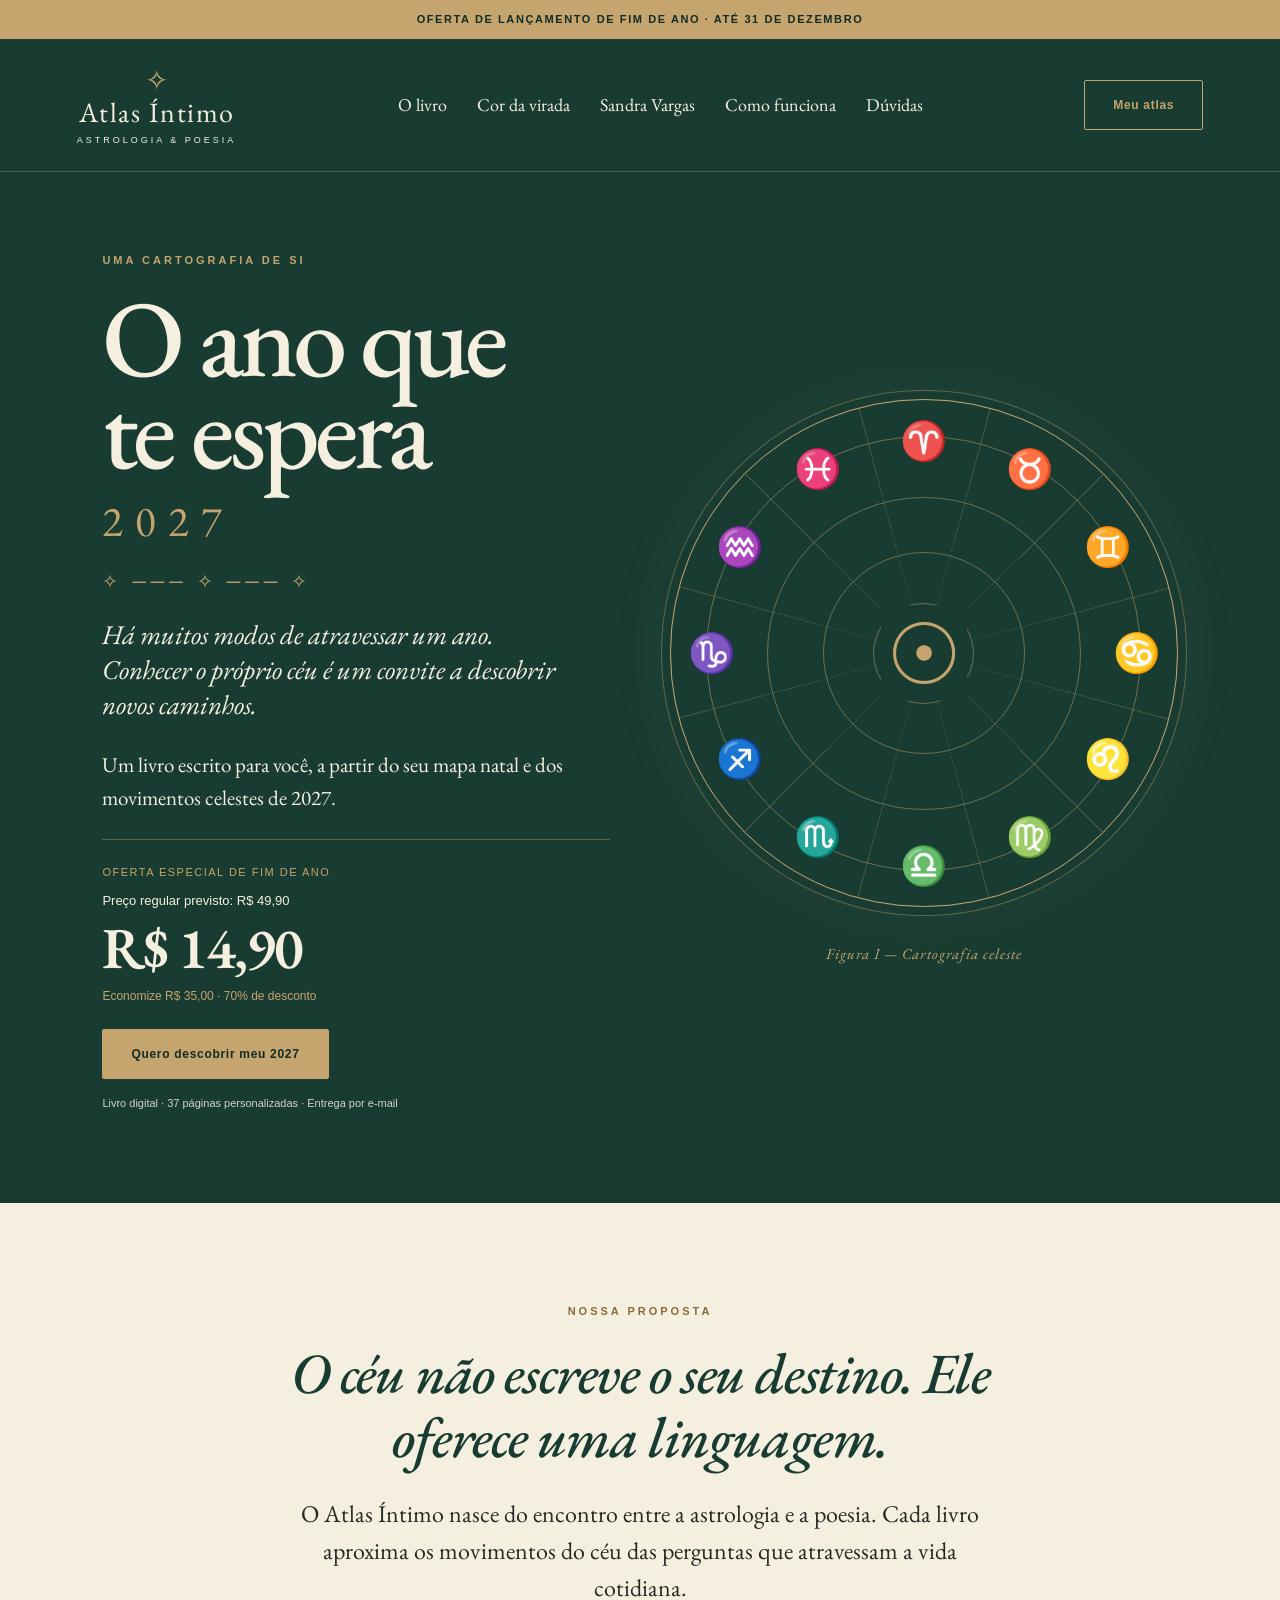
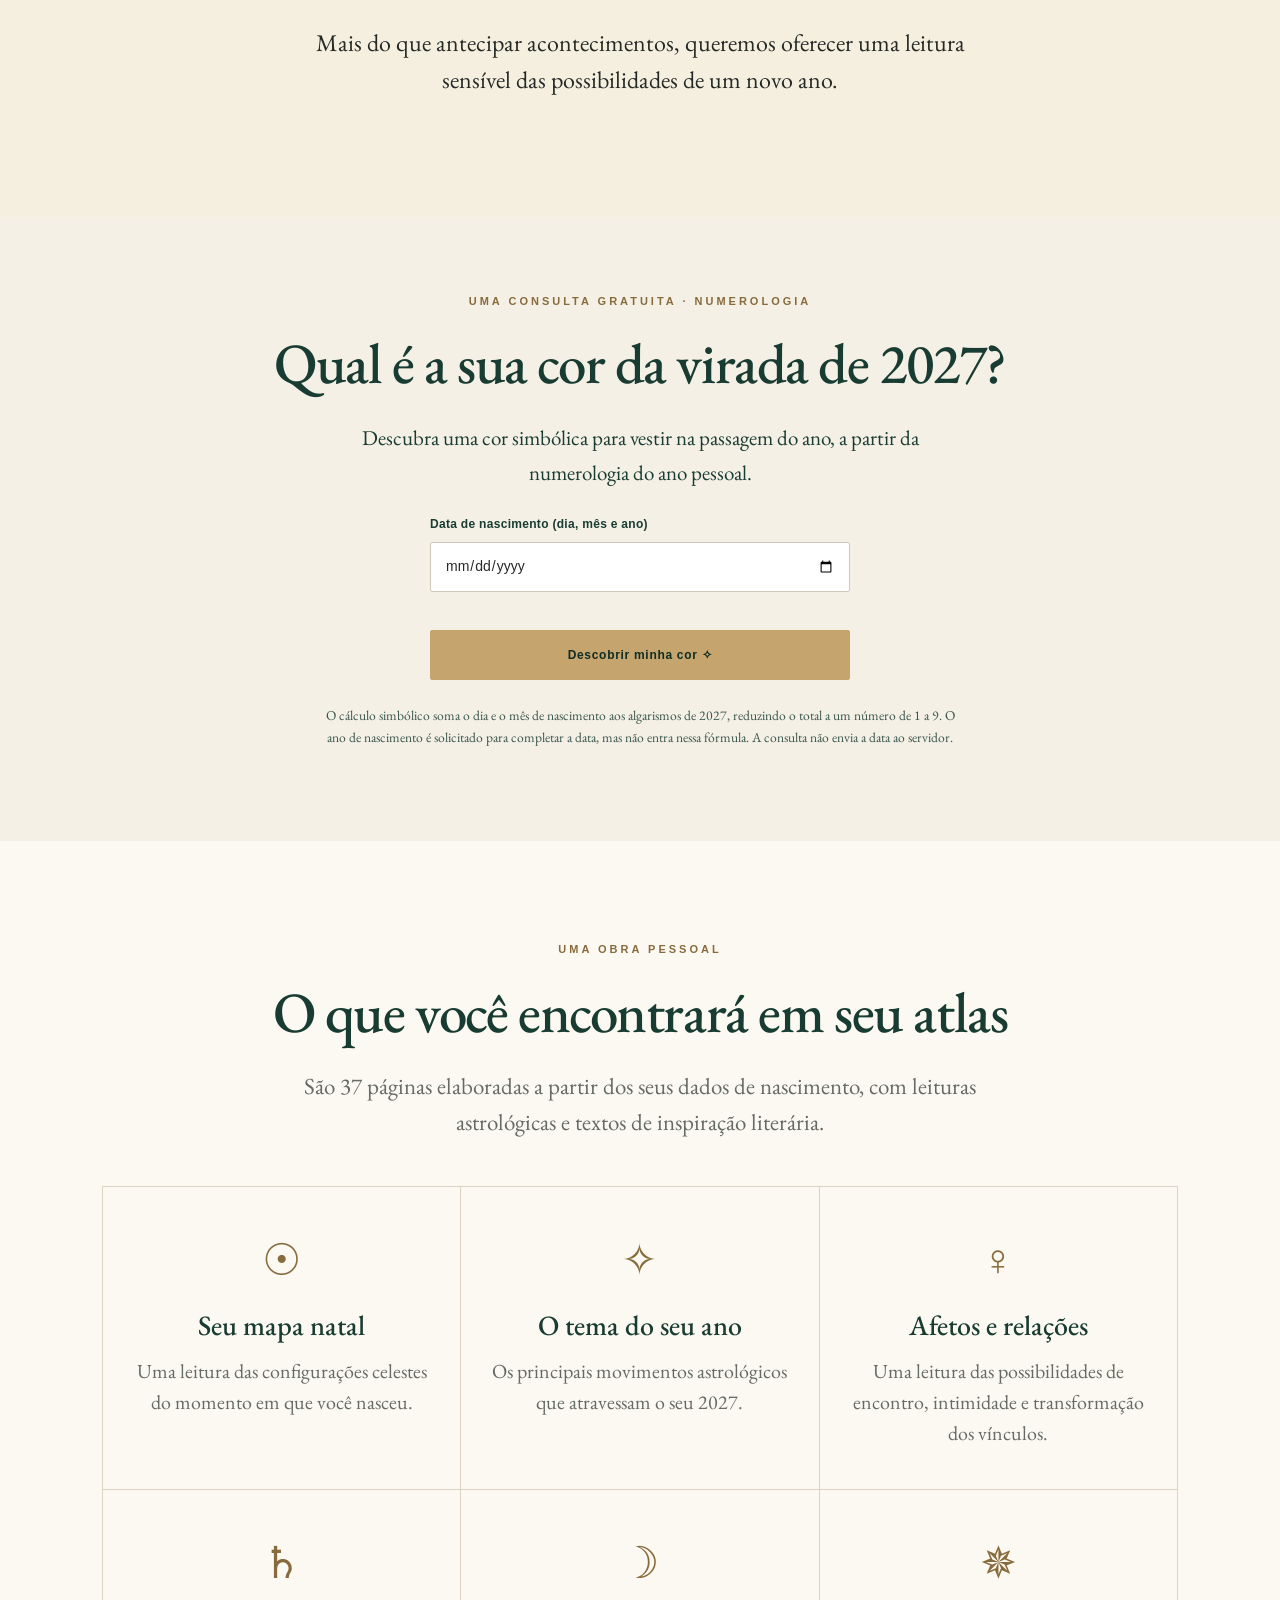
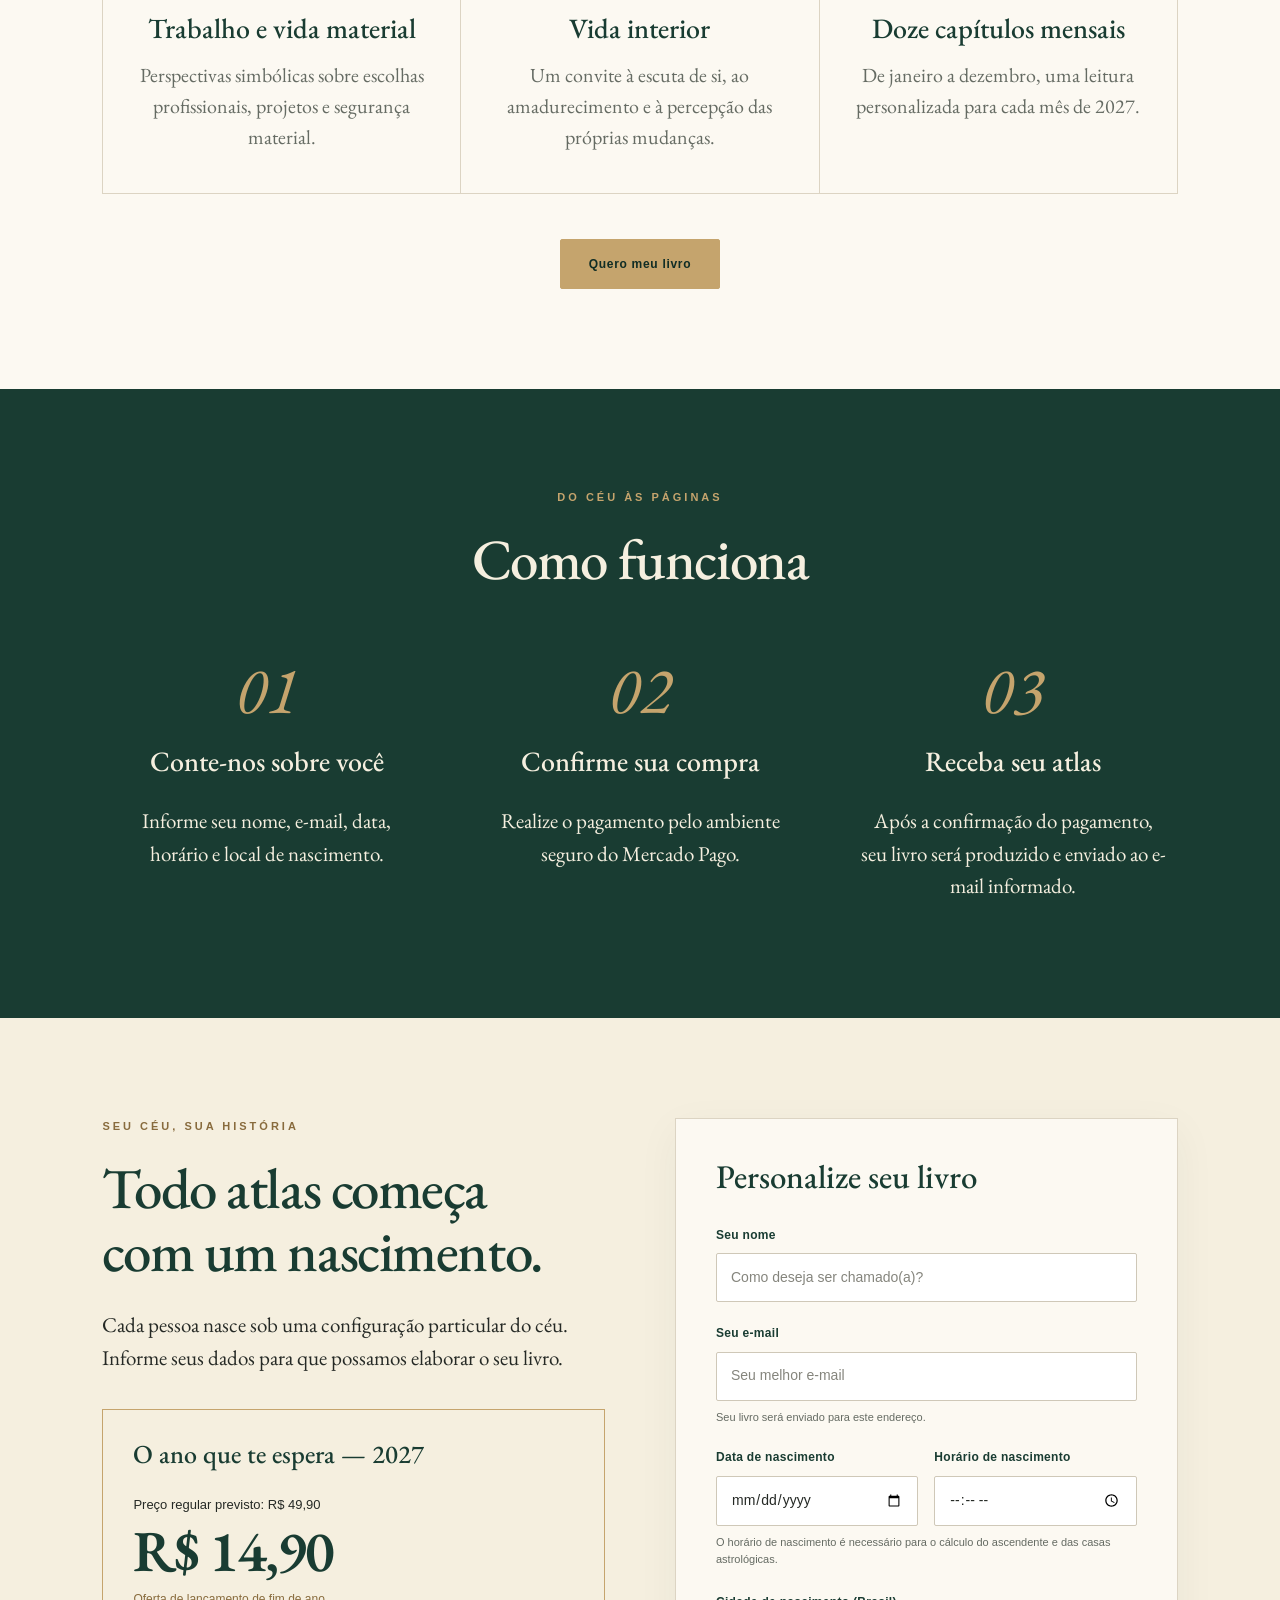
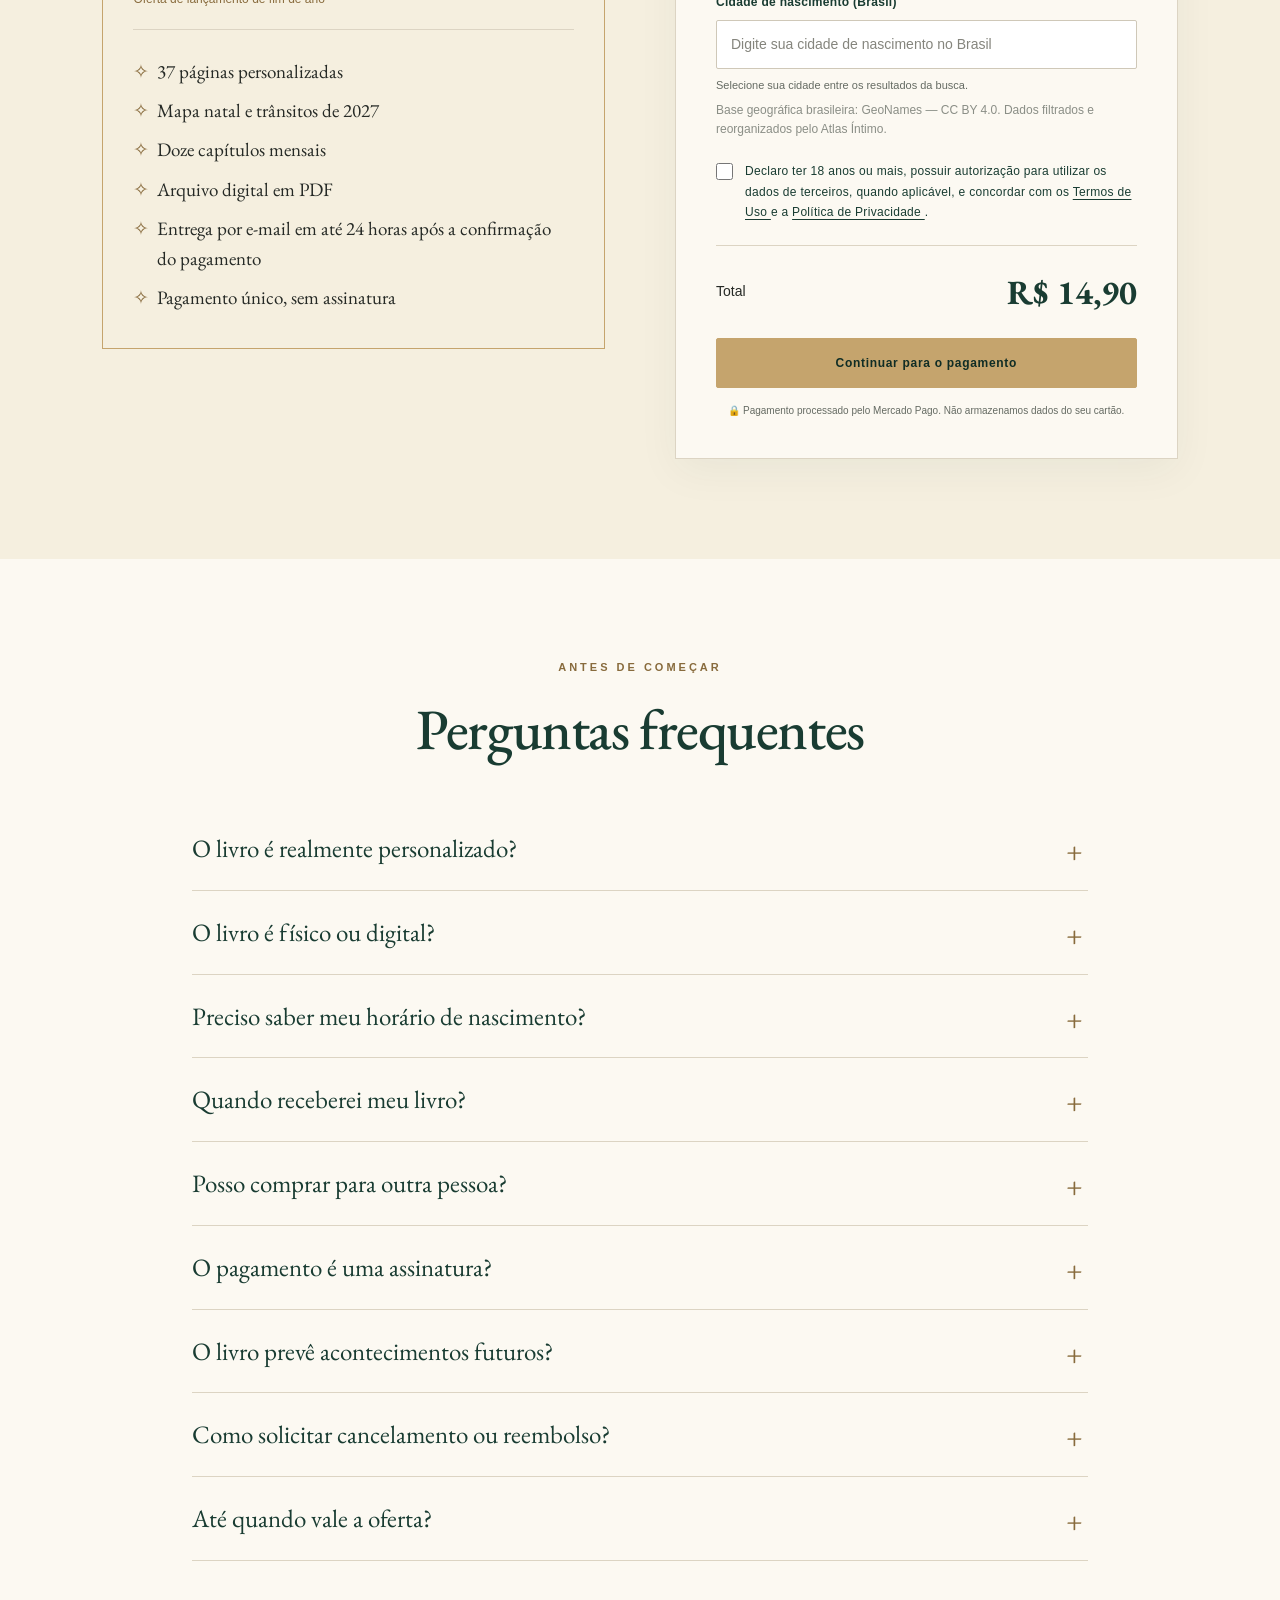
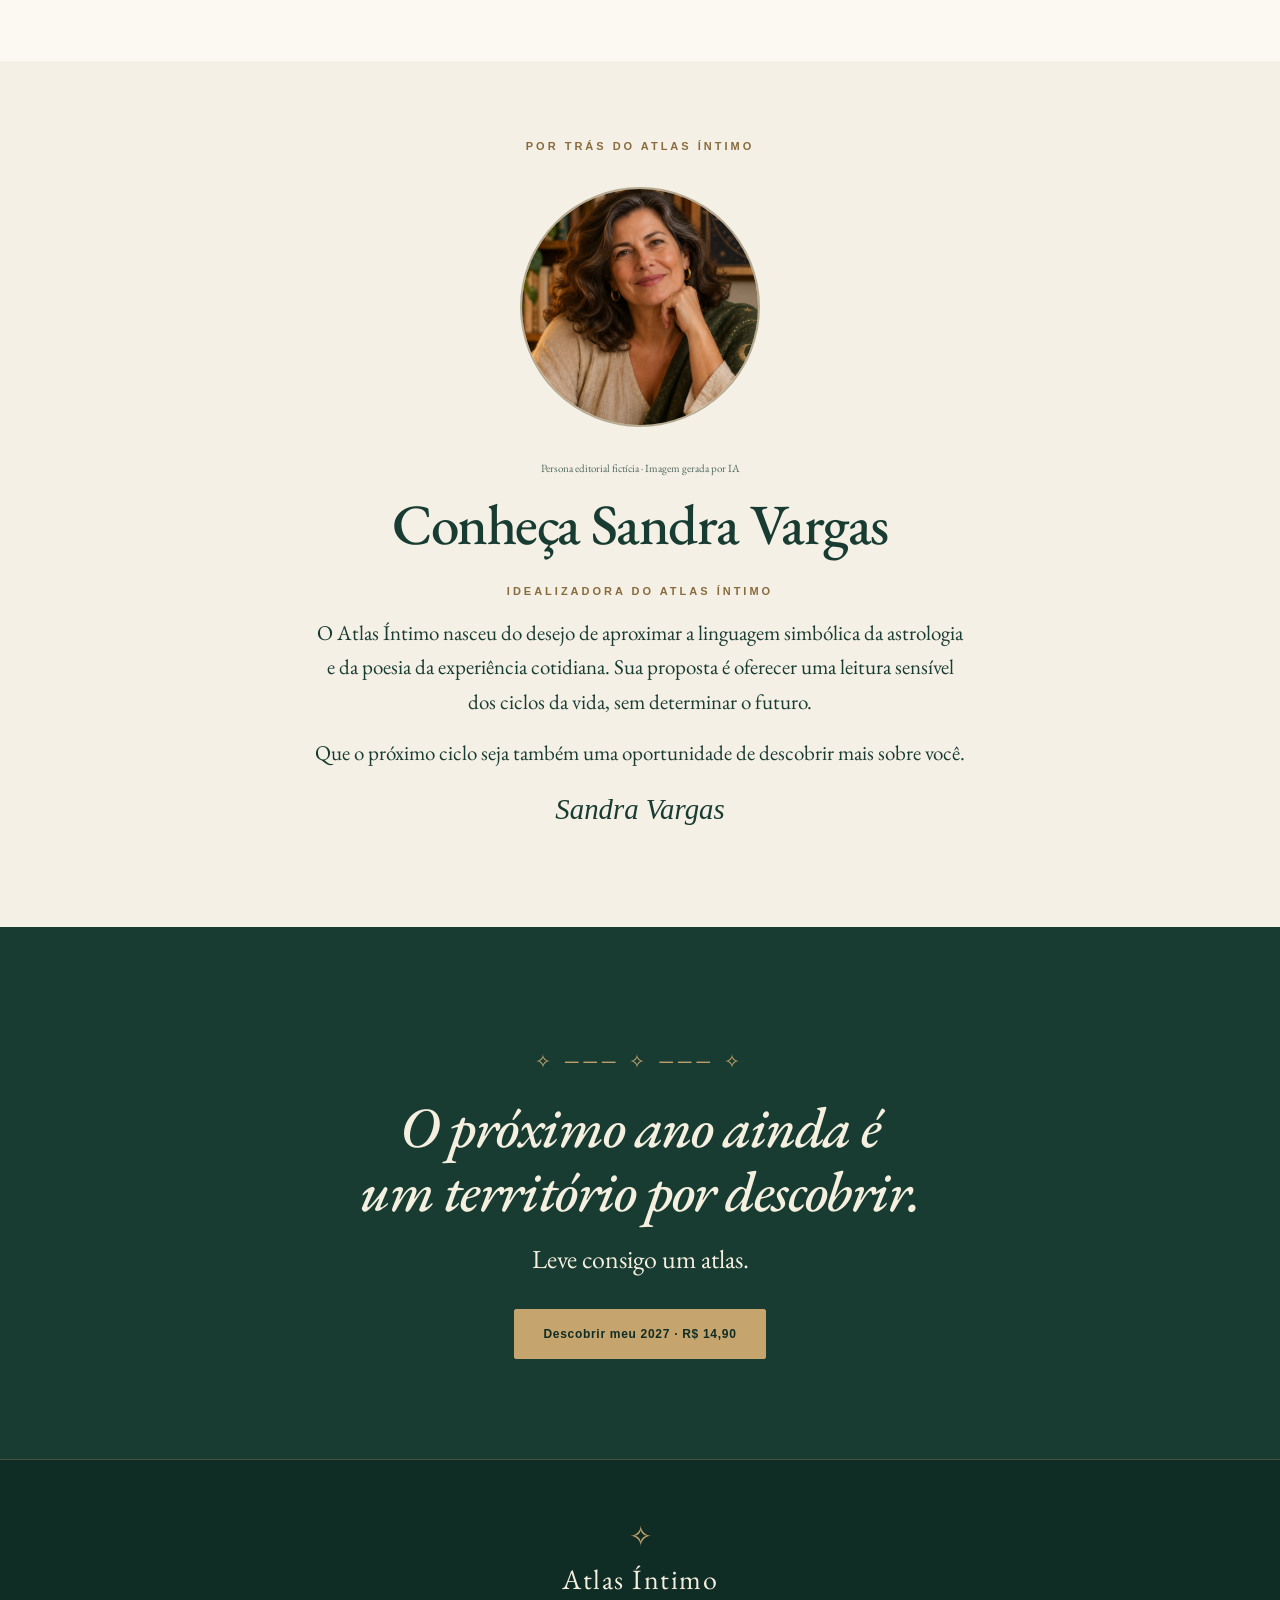
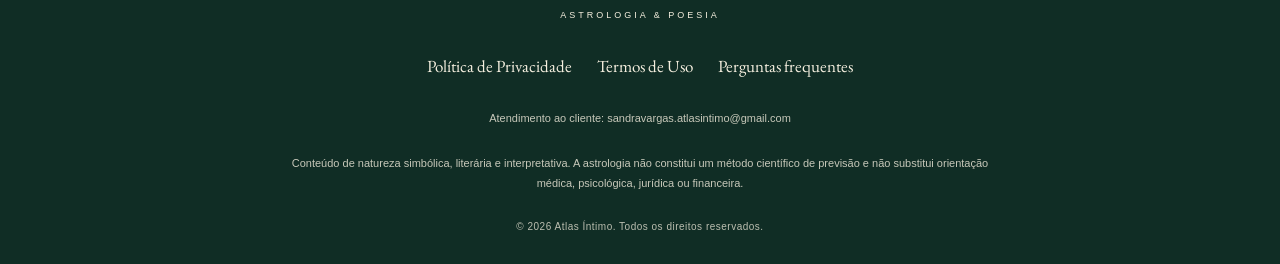
<file: index.html>
<!DOCTYPE html>
<html lang="pt-BR">
<head>
    <meta charset="UTF-8">
    <meta name="viewport" content="width=device-width, initial-scale=1.0">

    <title>Atlas Íntimo | O ano que te espera — 2027</title>

    <meta name="description" content="Descubra o seu 2027 em um livro personalizado que aproxima astrologia, poesia e autoconhecimento.">

    <meta name="theme-color" content="#193C32">

    <link rel="stylesheet" href="style.css">
    <script src="script.js?v=2" defer></script>
<style>
.atlas-virada,.atlas-perfil{text-align:center;background:#f5f0e6;color:#193c32;padding:clamp(2rem,6vw,5rem) 1.25rem;scroll-margin-top:6rem}
.atlas-virada p,.atlas-perfil p{max-width:650px;margin:1rem auto;line-height:1.65}
.atlas-virada-form{max-width:420px;margin:1.5rem auto;display:grid;gap:1rem;text-align:left}
.atlas-virada-form input{width:100%;box-sizing:border-box;padding:.85rem;border:1px solid #b6aa90;border-radius:4px;background:#fff;color:#193c32;font:inherit}
#virada-resultado{max-width:650px;margin:2rem auto;padding:1.5rem;border:1px solid #b6aa90;border-radius:8px}
#virada-amostra{width:76px;height:76px;border-radius:50%;border:1px solid #b6aa90;margin:0 auto 1rem}
.atlas-virada-nota{font-size:.85rem;opacity:.85}
.atlas-monograma{width:88px;height:88px;border:1px solid #b6aa90;border-radius:50%;display:grid;place-items:center;margin:1.5rem auto;font:2rem Georgia,serif}
.atlas-assinatura{font:italic 1.8rem Georgia,serif}
@media(max-width:700px){.atlas-virada .button{white-space:normal}.atlas-virada-form{width:100%}}
</style>
</head>

<body>

    <div class="announcement">
        Oferta de lançamento de fim de ano · Até 31 de dezembro
    </div>

    <header class="header">
        <a class="brand" href="#">
            <span class="brand-symbol">✧</span>
            <span class="brand-name">Atlas Íntimo</span>
            <span class="brand-description">Astrologia &amp; Poesia</span>
        </a>

        <nav>
            <a href="#livro">O livro</a>
            <a href="#cor-da-virada">Cor da virada</a>
            <a href="#sandra-vargas">Sandra Vargas</a>
            <a href="#como-funciona">Como funciona</a>
            <a href="#perguntas">Dúvidas</a>
        </nav>

        <a class="button button-outline" href="#personalizar">
            Meu atlas
        </a>
    </header>

    <main>

        <section class="hero">
            <div class="hero-content">

                <span class="eyebrow">
                    Uma cartografia de si
                </span>

                <h1>O ano que<br>te espera</h1>

                <span class="hero-year">2027</span>

                <div class="ornament">✧ ─── ✧ ─── ✧</div>

                <p class="hero-description">
                    Há muitos modos de atravessar um ano.
                    Conhecer o próprio céu é um convite
                    a descobrir novos caminhos.
                </p>

                <p>
                    Um livro escrito para você, a partir
                    do seu mapa natal e dos movimentos
                    celestes de 2027.
                </p>

                <div class="offer">
                    <span class="offer-label">
                        Oferta especial de fim de ano
                    </span>

                    <span class="price-original">
                        Preço regular previsto: R$ 49,90
                    </span>

                    <div class="price">R$ 14,90</div>

                    <span class="discount">
                        Economize R$ 35,00 · 70% de desconto
                    </span>
                </div>

                <a class="button button-primary" href="#personalizar">
                    Quero descobrir meu 2027
                </a>

                <p class="microcopy">
                    Livro digital · 37 páginas personalizadas
                    · Entrega por e-mail
                </p>
            </div>

            <div class="hero-art" aria-hidden="true">
                <div class="celestial-map">
                    <div class="orbit orbit-one"></div>
                    <div class="orbit orbit-two"></div>
                    <div class="orbit orbit-three"></div>
                    <div class="orbit orbit-four"></div>

                    <span class="map-center">☉</span>

                    <span class="zodiac z1">♈</span>
                    <span class="zodiac z2">♉</span>
                    <span class="zodiac z3">♊</span>
                    <span class="zodiac z4">♋</span>
                    <span class="zodiac z5">♌</span>
                    <span class="zodiac z6">♍</span>
                    <span class="zodiac z7">♎</span>
                    <span class="zodiac z8">♏</span>
                    <span class="zodiac z9">♐</span>
                    <span class="zodiac z10">♑</span>
                    <span class="zodiac z11">♒</span>
                    <span class="zodiac z12">♓</span>
                </div>

                <span class="map-caption">
                    Figura I — Cartografia celeste
                </span>
            </div>
        </section>

        <section class="manifesto section">
            <span class="eyebrow">Nossa proposta</span>

            <h2>
                O céu não escreve o seu destino.
                Ele oferece uma linguagem.
            </h2>

            <p>
                O Atlas Íntimo nasce do encontro entre
                a astrologia e a poesia. Cada livro
                aproxima os movimentos do céu das
                perguntas que atravessam a vida cotidiana.
            </p>

            <p>
                Mais do que antecipar acontecimentos,
                queremos oferecer uma leitura sensível
                das possibilidades de um novo ano.
            </p>
        </section>

        <section id="cor-da-virada" class="section atlas-virada">
            <span class="eyebrow">Uma consulta gratuita · Numerologia</span>
            <h2>Qual é a sua cor da virada de 2027?</h2>
            <p>Descubra uma cor simbólica para vestir na passagem do ano, a partir da numerologia do ano pessoal.</p>
            <form id="virada-form" class="atlas-virada-form">
                <div class="form-group">
                    <label for="virada-nascimento">Data de nascimento (dia, mês e ano)</label>
                    <input type="date" id="virada-nascimento" min="1900-01-01" required>
                </div>
                <button type="submit" class="button button-primary">Descobrir minha cor ✧</button>
            </form>
            <div id="virada-resultado" hidden aria-live="polite">
                <div id="virada-amostra" aria-hidden="true"></div>
                <h3 id="virada-cor"></h3>
                <p id="virada-significado"></p>
                <p id="virada-roupa"></p>
                <p id="virada-intencao"></p>
                <p>Quer descobrir mais sobre o seu próximo ciclo? Conheça seu Atlas Íntimo personalizado.</p>
                <a class="button button-primary" href="#personalizar">Quero meu Atlas · R$ 14,90</a>
            </div>
            <p class="atlas-virada-nota">O cálculo simbólico soma o dia e o mês de nascimento aos algarismos de 2027, reduzindo o total a um número de 1 a 9. O ano de nascimento é solicitado para completar a data, mas não entra nessa fórmula. A consulta não envia a data ao servidor.</p>
        </section>

        <section id="livro" class="book-section section">

            <span class="eyebrow">Uma obra pessoal</span>

            <h2>O que você encontrará em seu atlas</h2>

            <p class="section-intro">
                São 37 páginas elaboradas a partir dos
                seus dados de nascimento, com leituras
                astrológicas e textos de inspiração literária.
            </p>

            <div class="feature-grid">

                <article class="feature">
                    <span class="feature-symbol">☉</span>
                    <h3>Seu mapa natal</h3>
                    <p>
                        Uma leitura das configurações
                        celestes do momento em que
                        você nasceu.
                    </p>
                </article>

                <article class="feature">
                    <span class="feature-symbol">✧</span>
                    <h3>O tema do seu ano</h3>
                    <p>
                        Os principais movimentos
                        astrológicos que atravessam
                        o seu 2027.
                    </p>
                </article>

                <article class="feature">
                    <span class="feature-symbol">♀</span>
                    <h3>Afetos e relações</h3>
                    <p>
                        Uma leitura das possibilidades
                        de encontro, intimidade e
                        transformação dos vínculos.
                    </p>
                </article>

                <article class="feature">
                    <span class="feature-symbol">♄</span>
                    <h3>Trabalho e vida material</h3>
                    <p>
                        Perspectivas simbólicas sobre
                        escolhas profissionais, projetos
                        e segurança material.
                    </p>
                </article>

                <article class="feature">
                    <span class="feature-symbol">☽</span>
                    <h3>Vida interior</h3>
                    <p>
                        Um convite à escuta de si,
                        ao amadurecimento e à percepção
                        das próprias mudanças.
                    </p>
                </article>

                <article class="feature">
                    <span class="feature-symbol">✵</span>
                    <h3>Doze capítulos mensais</h3>
                    <p>
                        De janeiro a dezembro,
                        uma leitura personalizada
                        para cada mês de 2027.
                    </p>
                </article>

            </div>

            <a class="button button-primary" href="#personalizar">
                Quero meu livro
            </a>
        </section>

        <section id="como-funciona" class="how-section section">

            <span class="eyebrow">Do céu às páginas</span>

            <h2>Como funciona</h2>

            <div class="steps">

                <article class="step">
                    <span class="step-number">01</span>
                    <h3>Conte-nos sobre você</h3>
                    <p>
                        Informe seu nome, e-mail,
                        data, horário e local de nascimento.
                    </p>
                </article>

                <article class="step">
                    <span class="step-number">02</span>
                    <h3>Confirme sua compra</h3>
                    <p>
                        Realize o pagamento pelo ambiente
                        seguro do Mercado Pago.
                    </p>
                </article>

                <article class="step">
                    <span class="step-number">03</span>
                    <h3>Receba seu atlas</h3>
                    <p>
                        Após a confirmação do pagamento,
                        seu livro será produzido e enviado
                        ao e-mail informado.
                    </p>
                </article>

            </div>
        </section>

        <section id="personalizar" class="order-section section">

            <div class="order-intro">

                <span class="eyebrow">Seu céu, sua história</span>

                <h2>Todo atlas começa<br>com um nascimento.</h2>

                <p>
                    Cada pessoa nasce sob uma configuração
                    particular do céu. Informe seus dados
                    para que possamos elaborar o seu livro.
                </p>

                <div class="order-summary">
                    <h3>O ano que te espera — 2027</h3>

                    <span class="price-original">
                        Preço regular previsto: R$ 49,90
                    </span>

                    <div class="price">R$ 14,90</div>

                    <span class="discount">
                        Oferta de lançamento de fim de ano
                    </span>

                    <ul>
                        <li>37 páginas personalizadas</li>
                        <li>Mapa natal e trânsitos de 2027</li>
                        <li>Doze capítulos mensais</li>
                        <li>Arquivo digital em PDF</li>
                        <li>Entrega por e-mail em até 24 horas após a confirmação do pagamento</li>
                        <li>Pagamento único, sem assinatura</li>
                    </ul>
                </div>
            </div>

            <form id="pedido-form" class="order-form">

                <h3>Personalize seu livro</h3>

                <div class="form-group">
                    <label for="nome">Seu nome</label>

                    <input
                        type="text"
                        id="nome"
                        name="nome"
                        placeholder="Como deseja ser chamado(a)?"
                        minlength="2"
                        maxlength="100"
                        autocomplete="name"
                        required
                    >
                </div>

                <div class="form-group">
                    <label for="email">Seu e-mail</label>

                    <input
                        type="email"
                        id="email"
                        name="email"
                        placeholder="Seu melhor e-mail"
                        maxlength="254"
                        autocomplete="email"
                        required
                    >

                    <small>
                        Seu livro será enviado para este endereço.
                    </small>
                </div>

                <div class="form-row">

                    <div class="form-group">
                        <label for="data_nascimento">
                            Data de nascimento
                        </label>

                        <input
                            type="date"
                            id="data_nascimento"
                            name="data_nascimento"
                            min="1900-01-01"
                            required
                        >
                    </div>

                    <div class="form-group">
                        <label for="hora_nascimento">
                            Horário de nascimento
                        </label>

                        <input
                            type="time"
                            id="hora_nascimento"
                            name="hora_nascimento"
                            required
                        >
                    </div>

                </div>

                <small class="form-note">
                    O horário de nascimento é necessário
                    para o cálculo do ascendente e das
                    casas astrológicas.
                </small>

                <div class="form-group city-group">

                    <label for="cidade_nascimento">
                        Cidade de nascimento (Brasil)
                    </label>

                    <input
                        type="text"
                        id="cidade_nascimento"
                        name="cidade_nascimento"
                        placeholder="Digite o nome da cidade"
                        autocomplete="off"
                        maxlength="150"
                        required
                    >

                    <div
                        id="sugestoes-cidades"
                        class="city-suggestions"
                        aria-live="polite"
                        hidden
                    ></div>

                    <small id="cidade-status">
                        Selecione sua cidade entre os
                        resultados da busca.
                    </small>
                </div>

                <input type="hidden" id="latitude" name="latitude">

                <input type="hidden" id="longitude" name="longitude">

                <input
                    type="hidden"
                    id="estado_nascimento"
                    name="estado_nascimento"
                >

                <input
                    type="hidden"
                    id="pais_nascimento"
                    name="pais_nascimento"
                >

                <div class="form-group consent">

                    <label class="checkbox-label">
                        <input
                            type="checkbox"
                            id="consentimento"
                            required
                        >

                        <span>
                            Declaro ter 18 anos ou mais, possuir autorização para utilizar os dados de terceiros, quando aplicável, e concordar com os
                            <a href="termos.html" target="_blank" rel="noopener">
                                Termos de Uso
                            </a>
                            e a
                            <a href="privacidade.html" target="_blank" rel="noopener">
                                Política de Privacidade
                            </a>.
                        </span>
                    </label>
                </div>

                <div class="checkout-total">
                    <span>Total</span>
                    <strong>R$ 14,90</strong>
                </div>

                <button
                    type="submit"
                    id="botao-pagamento"
                    class="button button-primary button-full"
                    disabled
                >
                    Continuar para o pagamento
                </button>

                <div
                    id="form-mensagem"
                    role="status"
                    aria-live="polite"
                >
                    Compras em breve. Estamos preparando
                    seu Atlas Íntimo.
                </div>

                <p class="secure-payment">
                    🔒 Pagamento processado pelo Mercado Pago.
                    Não armazenamos dados do seu cartão.
                </p>

            </form>
        </section>

        <section id="perguntas" class="faq-section section">

            <span class="eyebrow">Antes de começar</span>

            <h2>Perguntas frequentes</h2>

            <div class="faq-list">

                <details>
                    <summary>O livro é realmente personalizado?</summary>
                    <p>
                        Sim. O conteúdo utiliza os dados do
                        seu nascimento, o cálculo do seu
                        mapa natal e os trânsitos astrológicos
                        de 2027. Os textos são produzidos
                        com auxílio de inteligência artificial.
                    </p>
                </details>

                <details>
                    <summary>O livro é físico ou digital?</summary>
                    <p>
                        Digital. Você receberá um arquivo
                        PDF de 37 páginas, que poderá ler
                        no celular, no computador ou no tablet.
                    </p>
                </details>

                <details>
                    <summary>Preciso saber meu horário de nascimento?</summary>
                    <p>
                        Sim. O horário é necessário para
                        calcular o ascendente e as casas
                        astrológicas utilizados no livro.
                    </p>
                </details>

                <details>
                    <summary>Quando receberei meu livro?</summary>
                    <p>
                        A produção começa após a confirmação
                        do pagamento. O arquivo será enviado
                        automaticamente ao seu e-mail em até 24 horas
                        após a confirmação do pagamento.
                        Confira também sua caixa de spam.
                    </p>
                </details>

                <details>
                    <summary>Posso comprar para outra pessoa?</summary>
                    <p>
                        Sim, desde que tenha autorização
                        para utilizar os dados de nascimento
                        dessa pessoa. Informe o e-mail
                        em que deseja receber o arquivo.
                    </p>
                </details>

                <details>
                    <summary>O pagamento é uma assinatura?</summary>
                    <p>
                        Não. O pagamento é único e
                        corresponde à aquisição do seu
                        livro personalizado de 2027.
                    </p>
                </details>

                <details>
                    <summary>O livro prevê acontecimentos futuros?</summary>
                    <p>
                        O Atlas Íntimo oferece interpretações
                        simbólicas de inspiração astrológica
                        e literária. Não apresenta previsões
                        científicas nem determina acontecimentos
                        futuros.
                    </p>
                </details>

                <details>
                    <summary>Como solicitar cancelamento ou reembolso?</summary>
                    <p>Você poderá exercer o direito de arrependimento no prazo legal de sete dias, nos termos da legislação aplicável. Entre em contato pelo e-mail <a href="mailto:sandravargas.atlasintimo@gmail.com">sandravargas.atlasintimo@gmail.com</a>.</p>
                </details>

                <details>
                    <summary>Até quando vale a oferta?</summary>
                    <p>
                        A oferta de lançamento de R$ 14,90
                        é prevista até 31 de dezembro de 2026.
                        O preço regular previsto é R$ 49,90.
                    </p>
                </details>

            </div>
        </section>

        <section id="sandra-vargas" class="section atlas-perfil">
            <span class="eyebrow">Por trás do Atlas Íntimo</span>
           <img
    src="sandra-vargas.png"
    alt="Retrato ilustrativo de Sandra Vargas"
    style="
        width: 240px;
        height: 240px;
        object-fit: cover;
        object-position: center 35%;
        border-radius: 50%;
        border: 2px solid #b6aa90;
        display: block;
        margin: 2rem auto;
    "
>
<p style="font-size: 11px; opacity: 0.75; text-align: center;">
    Persona editorial fictícia · Imagem gerada por IA
</p>
            <h2>Conheça Sandra Vargas</h2>
            <p class="eyebrow">Idealizadora do Atlas Íntimo</p>
            <p>O Atlas Íntimo nasceu do desejo de aproximar a linguagem simbólica da astrologia e da poesia da experiência cotidiana. Sua proposta é oferecer uma leitura sensível dos ciclos da vida, sem determinar o futuro.</p>
            <p>Que o próximo ciclo seja também uma oportunidade de descobrir mais sobre você.</p>
            <p class="atlas-assinatura">Sandra Vargas</p>
        </section>

        <section class="closing-section section">

            <div class="ornament">✧ ─── ✧ ─── ✧</div>

            <h2>O próximo ano ainda é<br>um território por descobrir.</h2>

            <p>
                Leve consigo um atlas.
            </p>

            <a class="button button-primary" href="#personalizar">
                Descobrir meu 2027 · R$ 14,90
            </a>
        </section>

    </main>

    <footer class="footer">

        <div class="footer-brand">

            <span class="brand-symbol">✧</span>

            <span class="brand-name">Atlas Íntimo</span>

            <span class="brand-description">
                Astrologia &amp; Poesia
            </span>

        </div>

        <nav class="footer-links">
            <a href="privacidade.html">Política de Privacidade</a>
            <a href="termos.html">Termos de Uso</a>
            <a href="#perguntas">Perguntas frequentes</a>
        </nav>

        <p class="editorial-notice">
            Atendimento ao cliente: <a href="mailto:sandravargas.atlasintimo@gmail.com" style="color: inherit; overflow-wrap: anywhere;">sandravargas.atlasintimo@gmail.com</a>
        </p>

        <p class="editorial-notice">
            Conteúdo de natureza simbólica, literária
            e interpretativa. A astrologia não constitui
            um método científico de previsão e não
            substitui orientação médica, psicológica,
            jurídica ou financeira.
        </p>

        <p class="copyright">
            © 2026 Atlas Íntimo. Todos os direitos reservados.
        </p>

    </footer>

<script>
(() => {
 const form = document.getElementById('virada-form');
 const input = document.getElementById('virada-nascimento');
 const result = document.getElementById('virada-resultado');
 const now = new Date();
 input.max = [now.getFullYear(), String(now.getMonth()+1).padStart(2,'0'), String(now.getDate()).padStart(2,'0')].join('-');
 const cores = [
 ['Vermelho','#BC3543','Coragem e iniciativa','Uma peça vermelha ou um acessório marcante.','Começar com coragem.'],
 ['Laranja','#E58A42','Criatividade e conexão','Uma blusa laranja ou acessórios em tons de cobre.','Cultivar encontros.'],
 ['Amarelo','#DDBB45','Otimismo e expressão','Uma peça amarela ou detalhes em amarelo.','Dar espaço à criatividade.'],
 ['Verde','#54856A','Estabilidade e crescimento','Uma roupa verde ou acessórios em tons naturais.','Construir com constância.'],
 ['Azul-claro','#83B8D3','Liberdade e transformação','Uma camisa azul-clara ou detalhes nesse tom.','Acolher mudanças.'],
 ['Rosa','#D99AAE','Amor e harmonia','Uma peça rosa ou acessórios delicados.','Cuidar dos vínculos.'],
 ['Violeta','#8864AA','Introspecção e espiritualidade','Uma roupa violeta ou detalhes em lilás.','Reservar tempo para si.'],
 ['Dourado','#B59A51','Prosperidade e realização','Acessórios dourados ou uma peça metalizada.','Valorizar minhas conquistas.'],
 ['Branco','#EAE6DF','Renovação e encerramento de ciclos','Uma roupa branca com acessórios neutros.','Abrir espaço para o novo.']
 ];
 input.addEventListener('input', () => {result.hidden=true;});
 form.addEventListener('submit', e => {
  e.preventDefault();
  if (!input.reportValidity()) return;
  const [,mes,dia] = input.value.split('-');
  let n = [...(dia+mes+'2027')].reduce((a,b)=>a+Number(b),0);
  while(n>9) n = [...String(n)].reduce((a,b)=>a+Number(b),0);
  const c = cores[n-1];
  document.getElementById('virada-amostra').style.backgroundColor=c[1];
  document.getElementById('virada-cor').textContent=c[0]+' · Ano pessoal '+n;
  document.getElementById('virada-significado').textContent=c[2];
  document.getElementById('virada-roupa').textContent='Sugestão de roupa: '+c[3];
  document.getElementById('virada-intencao').textContent='Intenção para 2027: '+c[4];
  result.hidden=false;
 });
})();
</script>
</body>
</html>
</file>
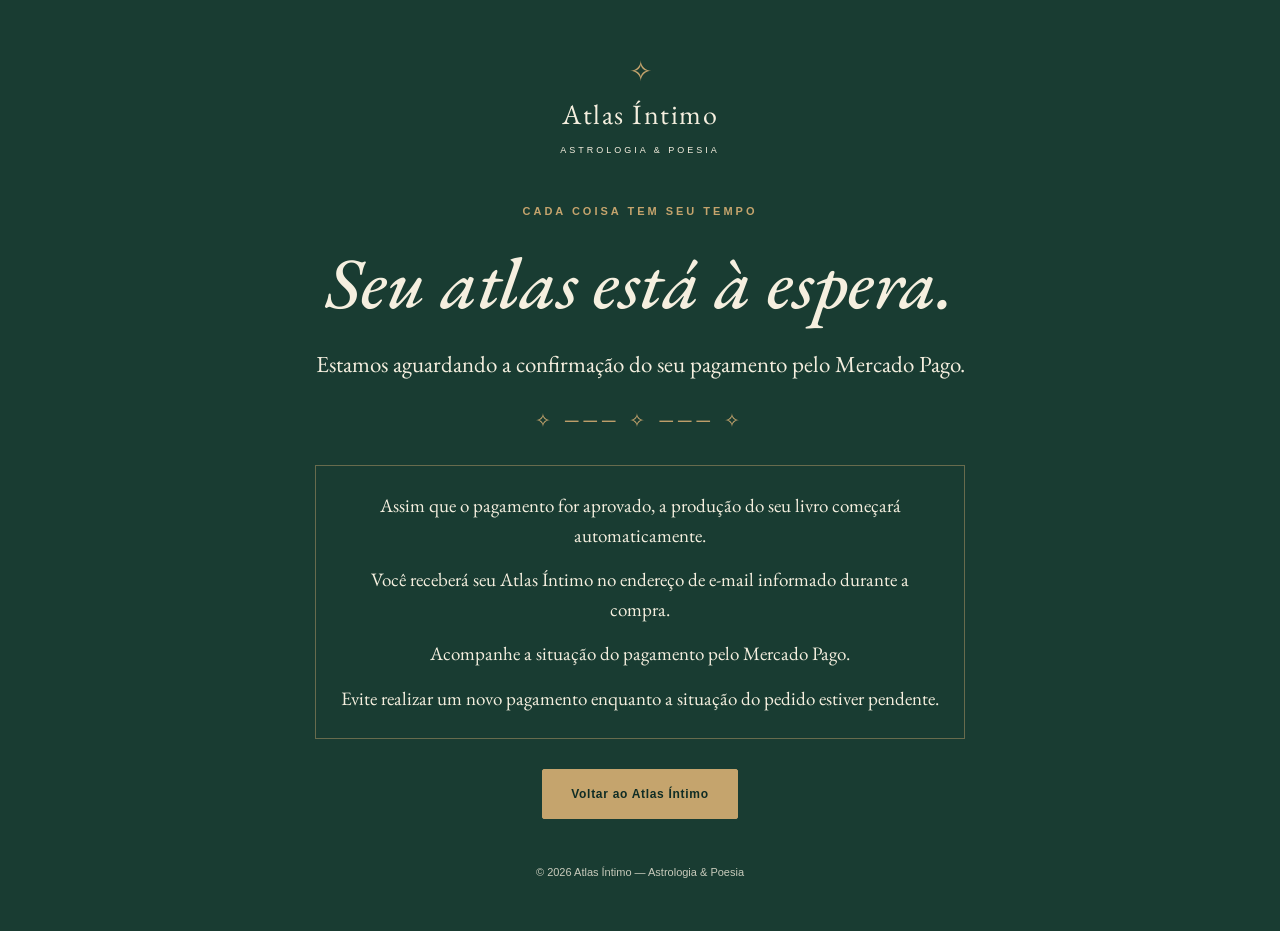
<file: pagamento/pendente/index.html>
<!DOCTYPE html>
<html lang="pt-BR">
<head>
    <meta charset="UTF-8">
    <meta name="viewport" content="width=device-width, initial-scale=1.0">
    <meta name="robots" content="noindex, nofollow">
    <meta name="theme-color" content="#193C32">

    <title>Pagamento pendente | Atlas Íntimo</title>

    <link rel="stylesheet" href="../../style.css">

    <style>
        .return-page {
            min-height: 100svh;
            display: flex;
            flex-direction: column;
            align-items: center;
            justify-content: center;
            background: var(--green);
            color: var(--ivory);
            padding: 50px 7%;
            text-align: center;
        }

        .return-content {
            width: 100%;
            max-width: 650px;
        }

        .return-brand {
            display: flex;
            flex-direction: column;
            align-items: center;
            margin-bottom: 45px;
        }

        .return-page .eyebrow {
            color: var(--gold);
        }

        .return-page h1 {
            font-size: clamp(45px, 8vw, 72px);
            color: var(--ivory);
            font-style: italic;
            margin-bottom: 25px;
        }

        .return-page p {
            font-size: 23px;
        }

        .return-notice {
            border: 1px solid rgba(197,164,109,0.45);
            padding: 25px;
            margin: 30px 0;
        }

        .return-notice p {
            font-size: 19px;
            margin-bottom: 15px;
        }

        .return-notice p:last-child {
            margin-bottom: 0;
        }

        .return-footer {
            font-family: var(--sans);
            font-size: 11px;
            opacity: 0.8;
            margin-top: 45px;
        }
    </style>
</head>

<body>

    <main class="return-page">

        <div class="return-content">

            <a class="return-brand" href="../../">

                <span class="brand-symbol">✧</span>

                <span class="brand-name">
                    Atlas Íntimo
                </span>

                <span class="brand-description">
                    Astrologia &amp; Poesia
                </span>

            </a>

            <span class="eyebrow">
                Cada coisa tem seu tempo
            </span>

            <h1>
                Seu atlas está à espera.
            </h1>

            <p>
                Estamos aguardando a confirmação
                do seu pagamento pelo Mercado Pago.
            </p>

            <div class="ornament">
                ✧ ─── ✧ ─── ✧
            </div>

            <div class="return-notice">

                <p>
                    Assim que o pagamento for aprovado,
                    a produção do seu livro começará
                    automaticamente.
                </p>

                <p>
                    Você receberá seu Atlas Íntimo
                    no endereço de e-mail informado
                    durante a compra.
                </p>

                <p>
                    Acompanhe a situação do pagamento
                    pelo Mercado Pago.
                </p>

                <p>
                    Evite realizar um novo pagamento
                    enquanto a situação do pedido
                    estiver pendente.
                </p>

            </div>

            <a class="button button-primary" href="../../">
                Voltar ao Atlas Íntimo
            </a>

            <div class="return-footer">
                © 2026 Atlas Íntimo — Astrologia &amp; Poesia
            </div>

        </div>

    </main>

</body>
</html>
</file>
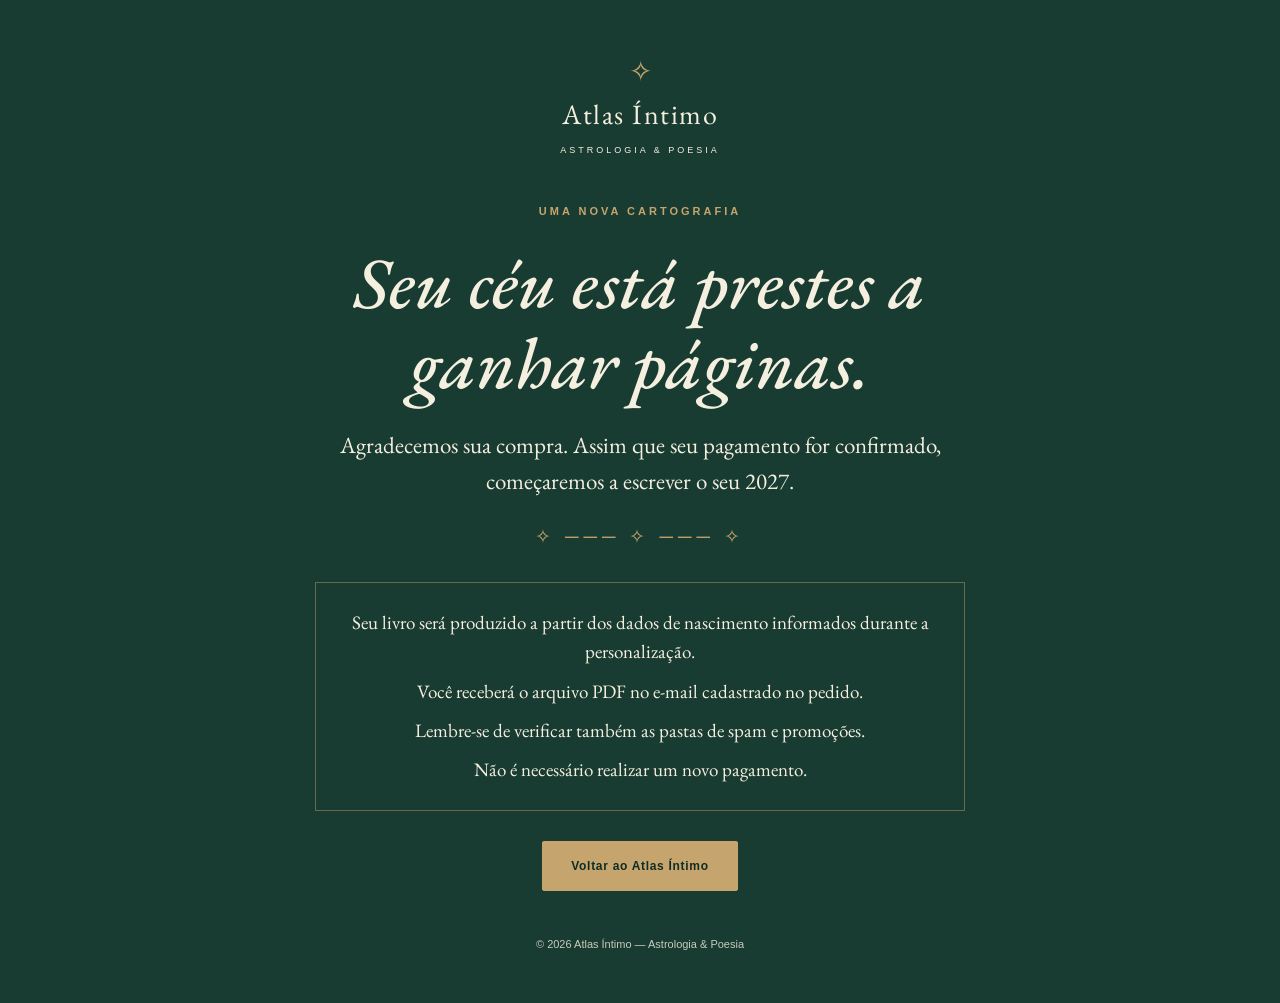
<file: pagamento/sucesso/index.html>
<!DOCTYPE html>
<html lang="pt-BR">
<head>
    <meta charset="UTF-8">
    <meta name="viewport" content="width=device-width, initial-scale=1.0">
    <meta name="robots" content="noindex, nofollow">
    <meta name="theme-color" content="#193C32">

    <title>Seu atlas | Atlas Íntimo</title>

    <link rel="stylesheet" href="../../style.css">

    <style>
        .return-page {
            min-height: 100svh;
            display: flex;
            flex-direction: column;
            align-items: center;
            justify-content: center;
            background: var(--green);
            color: var(--ivory);
            padding: 50px 7%;
            text-align: center;
        }

        .return-content {
            width: 100%;
            max-width: 650px;
        }

        .return-brand {
            display: flex;
            flex-direction: column;
            align-items: center;
            margin-bottom: 45px;
        }

        .return-page .eyebrow {
            color: var(--gold);
        }

        .return-page h1 {
            font-size: clamp(45px, 8vw, 72px);
            color: var(--ivory);
            font-style: italic;
            margin-bottom: 25px;
        }

        .return-page p {
            font-size: 23px;
        }

        .return-notice {
            border: 1px solid rgba(197,164,109,0.45);
            padding: 25px;
            margin: 30px 0;
        }

        .return-notice p {
            font-size: 19px;
            margin-bottom: 10px;
        }

        .return-notice p:last-child {
            margin-bottom: 0;
        }

        .return-footer {
            font-family: var(--sans);
            font-size: 11px;
            opacity: 0.8;
            margin-top: 45px;
        }
    </style>
</head>

<body>

    <main class="return-page">

        <div class="return-content">

            <a class="return-brand" href="../../">
                <span class="brand-symbol">✧</span>

                <span class="brand-name">
                    Atlas Íntimo
                </span>

                <span class="brand-description">
                    Astrologia &amp; Poesia
                </span>
            </a>

            <span class="eyebrow">
                Uma nova cartografia
            </span>

            <h1>
                Seu céu está prestes
                a ganhar páginas.
            </h1>

            <p>
                Agradecemos sua compra.
                Assim que seu pagamento for confirmado,
                começaremos a escrever o seu 2027.
            </p>

            <div class="ornament">
                ✧ ─── ✧ ─── ✧
            </div>

            <div class="return-notice">

                <p>
                    Seu livro será produzido a partir
                    dos dados de nascimento informados
                    durante a personalização.
                </p>

                <p>
                    Você receberá o arquivo PDF
                    no e-mail cadastrado no pedido.
                </p>

                <p>
                    Lembre-se de verificar também
                    as pastas de spam e promoções.
                </p>

                <p>
                    Não é necessário realizar
                    um novo pagamento.
                </p>

            </div>

            <a class="button button-primary" href="../../">
                Voltar ao Atlas Íntimo
            </a>

            <div class="return-footer">
                © 2026 Atlas Íntimo — Astrologia &amp; Poesia
            </div>

        </div>

    </main>

</body>
</html>
</file>
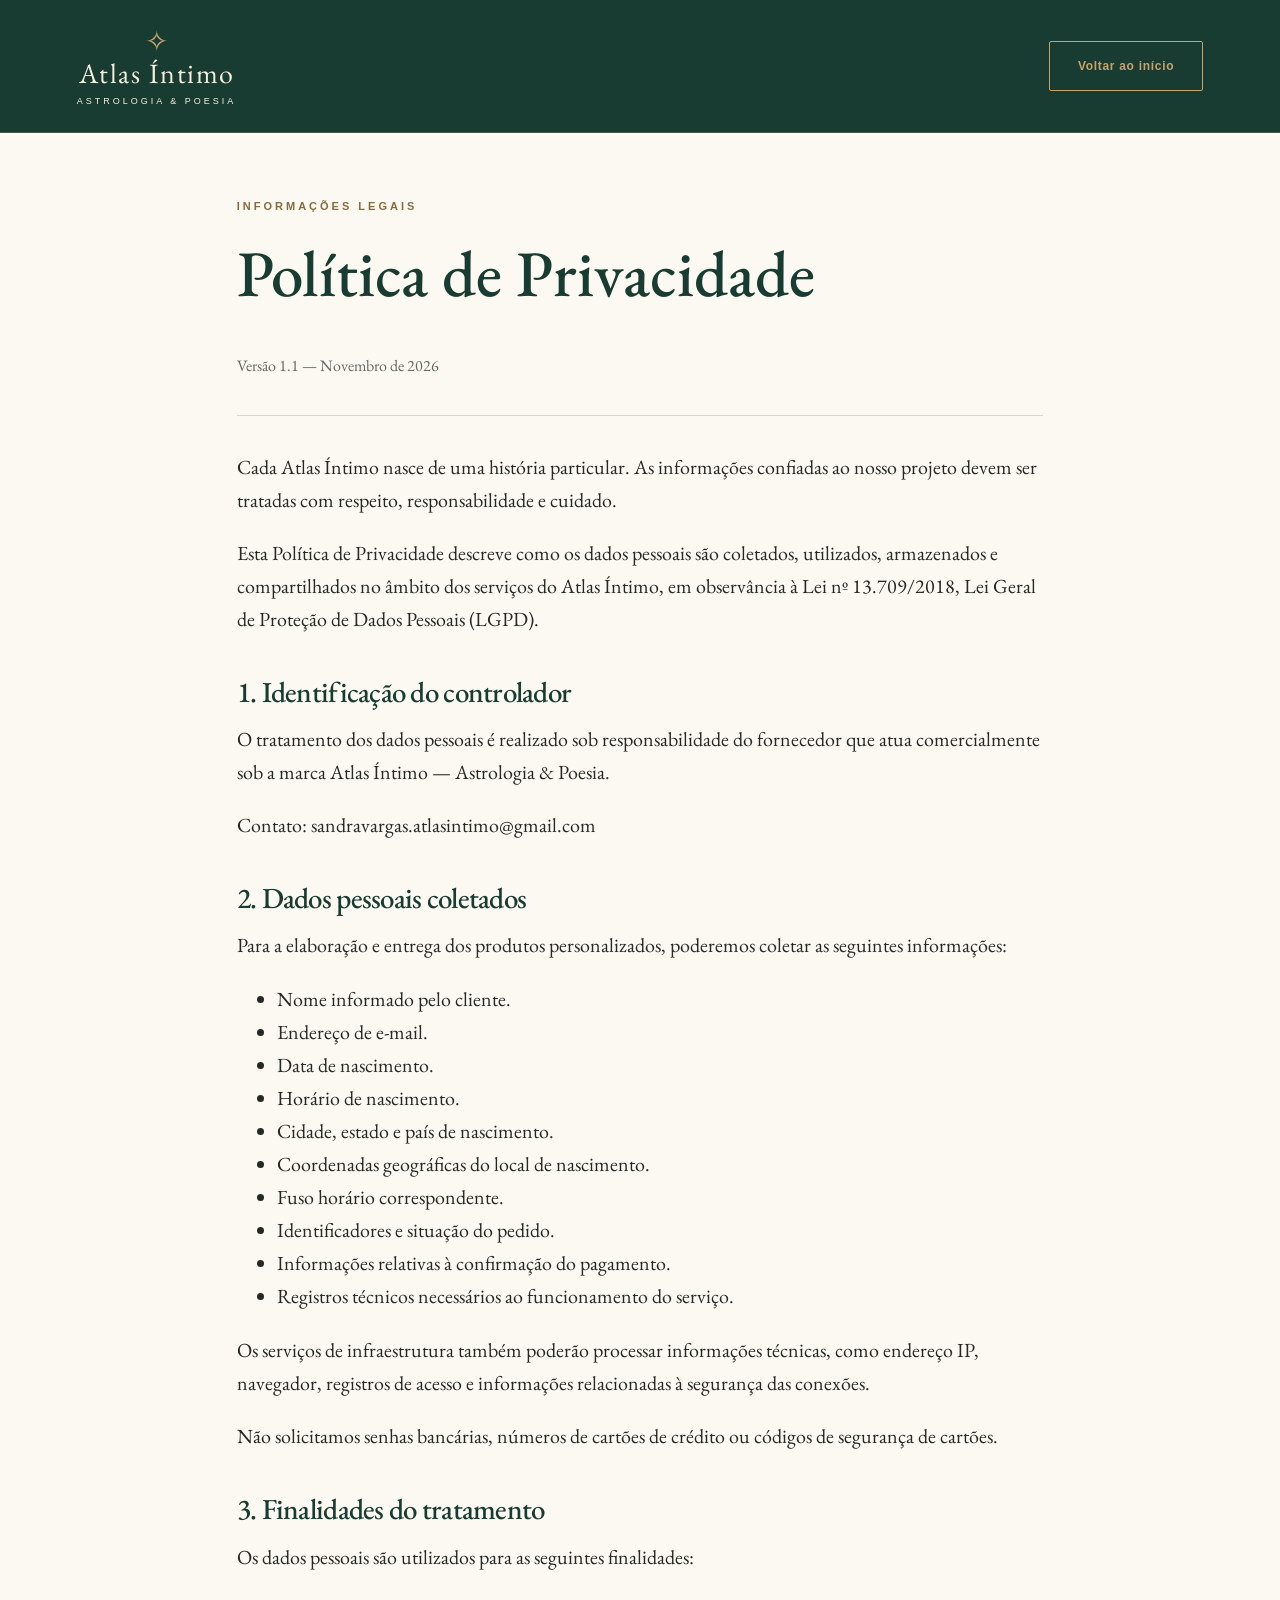
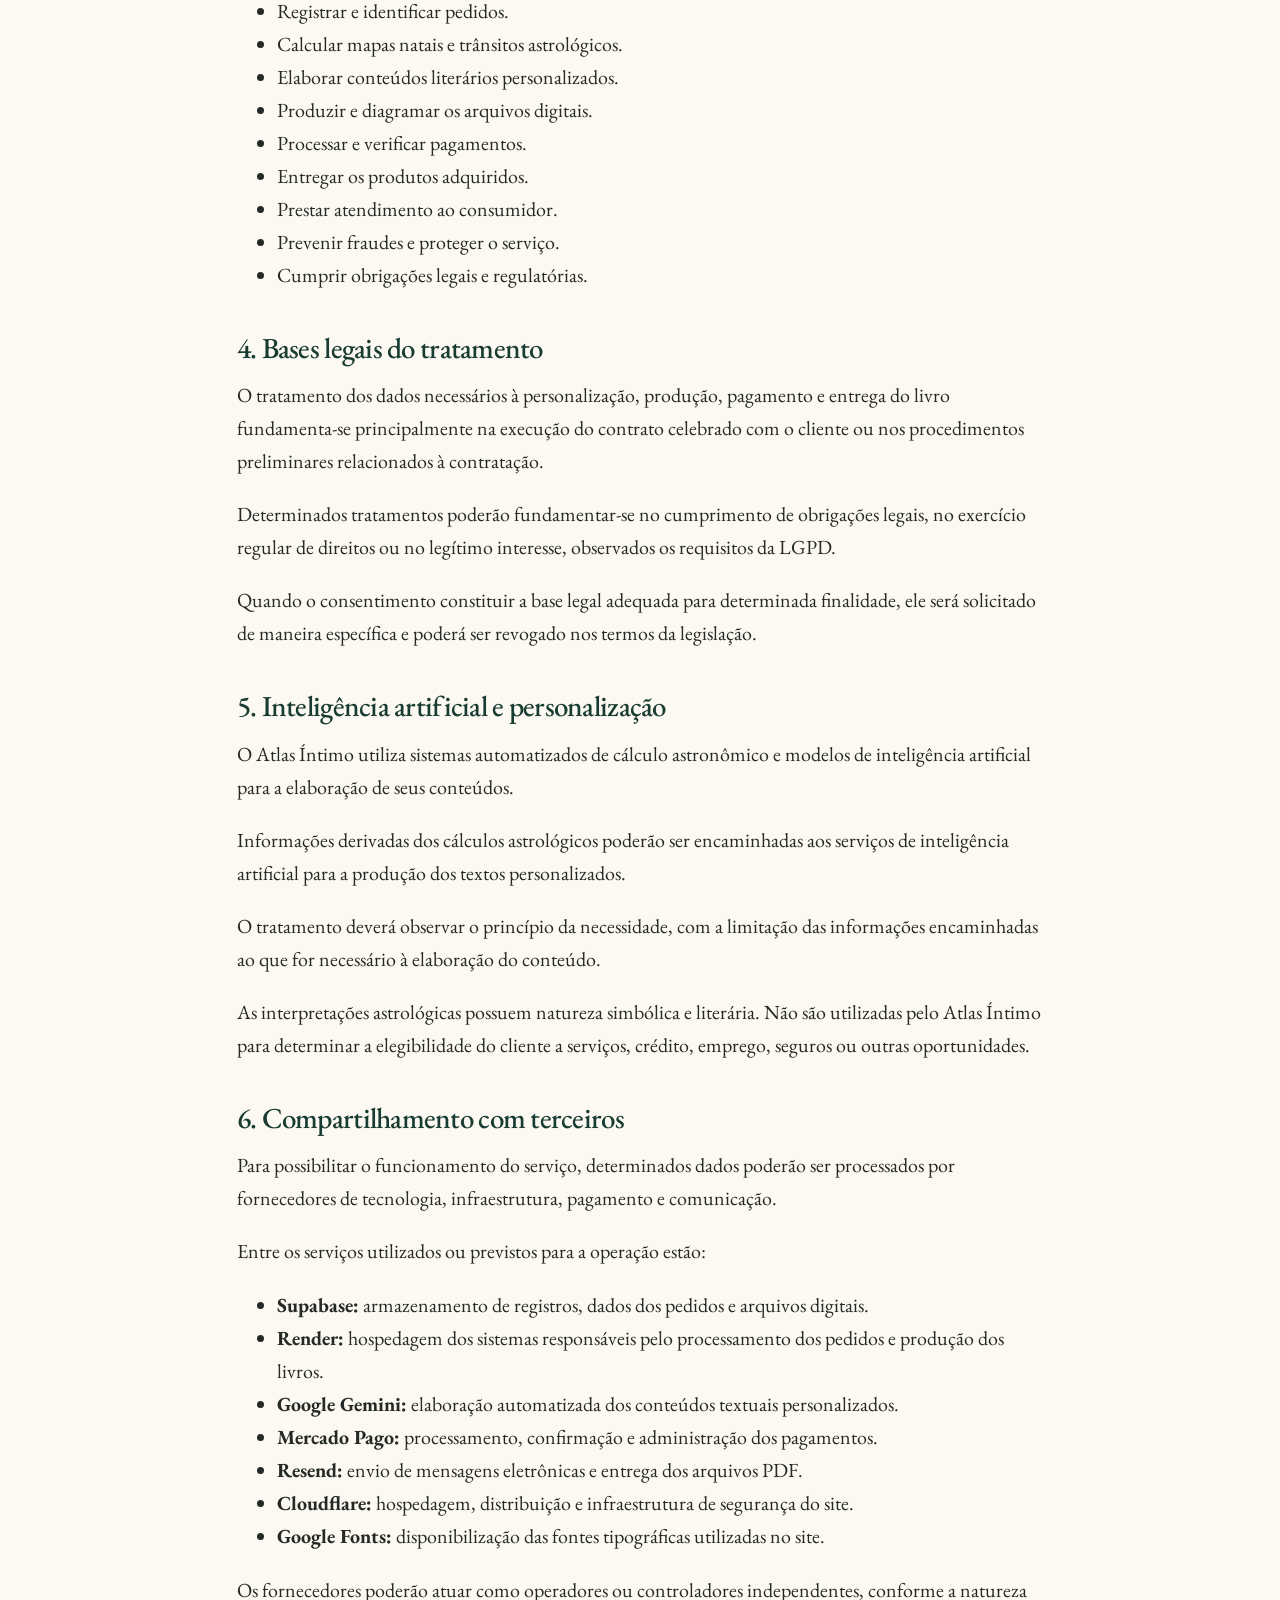
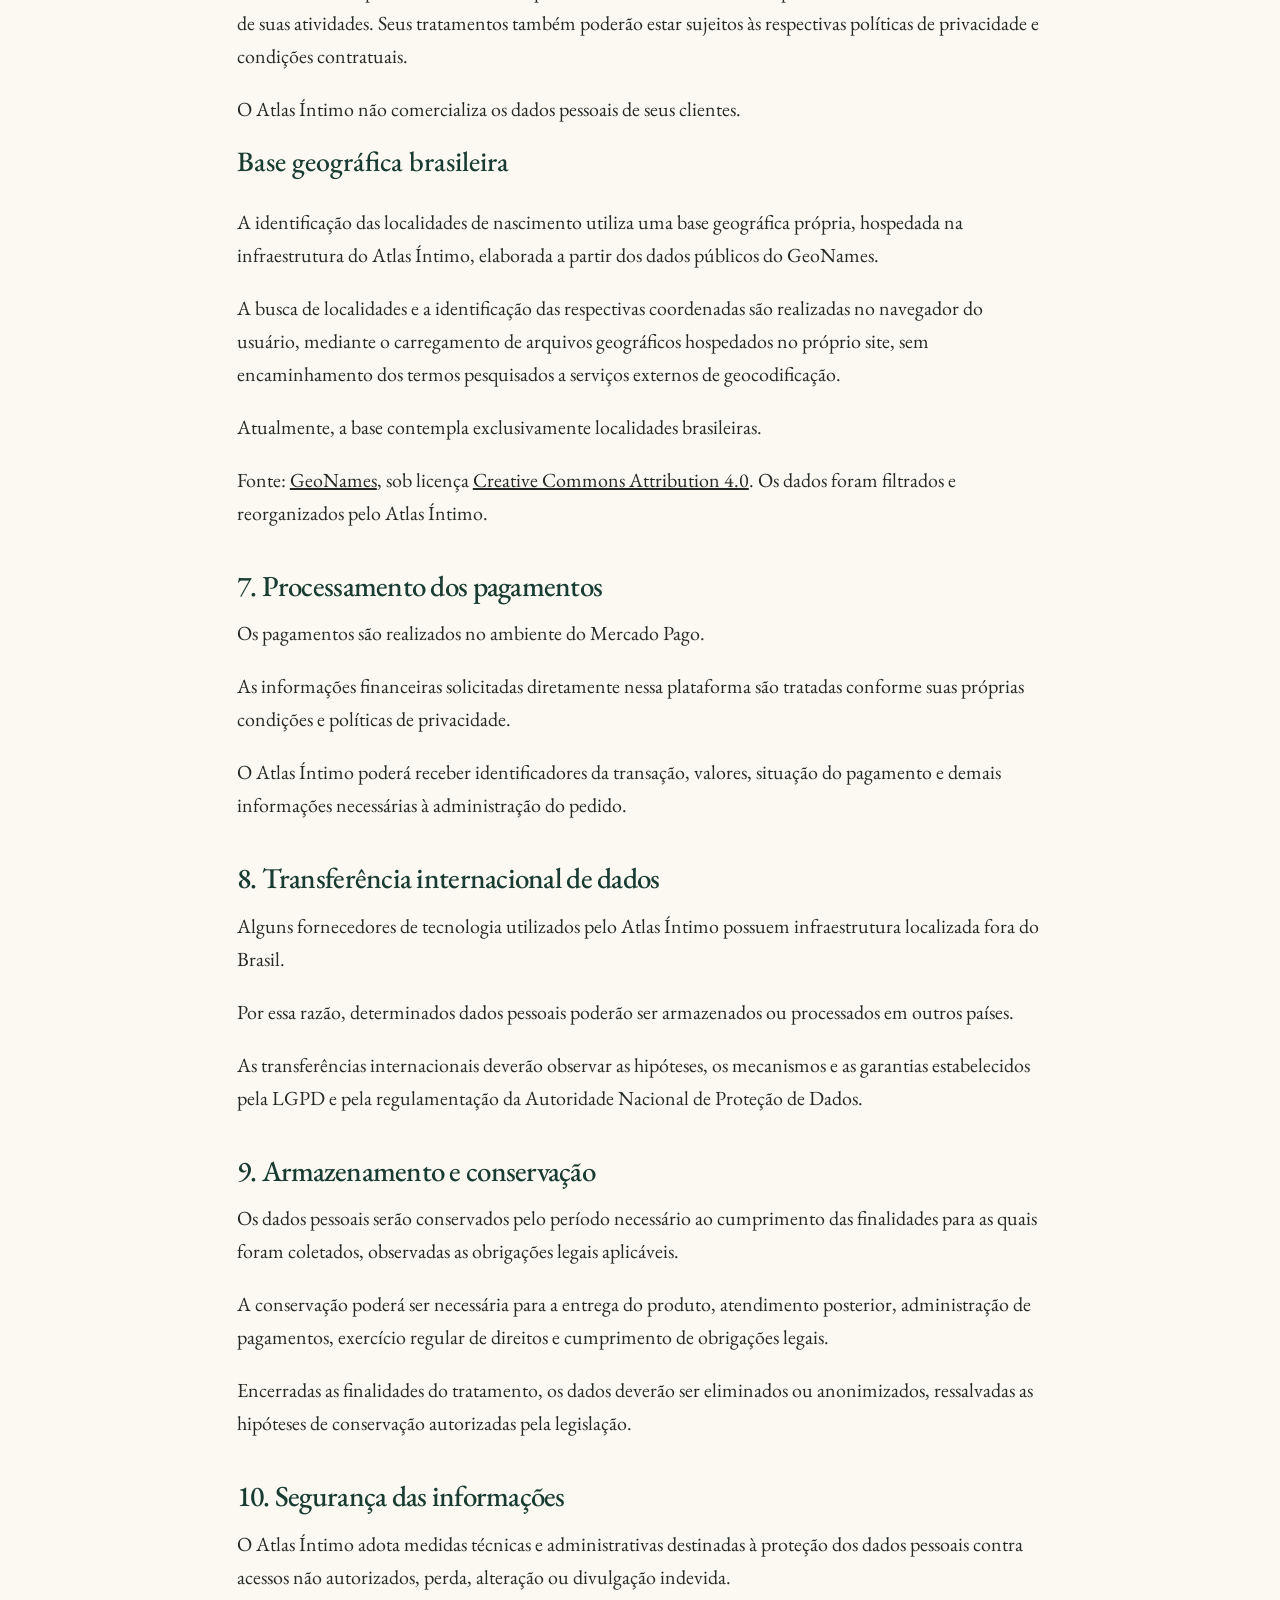
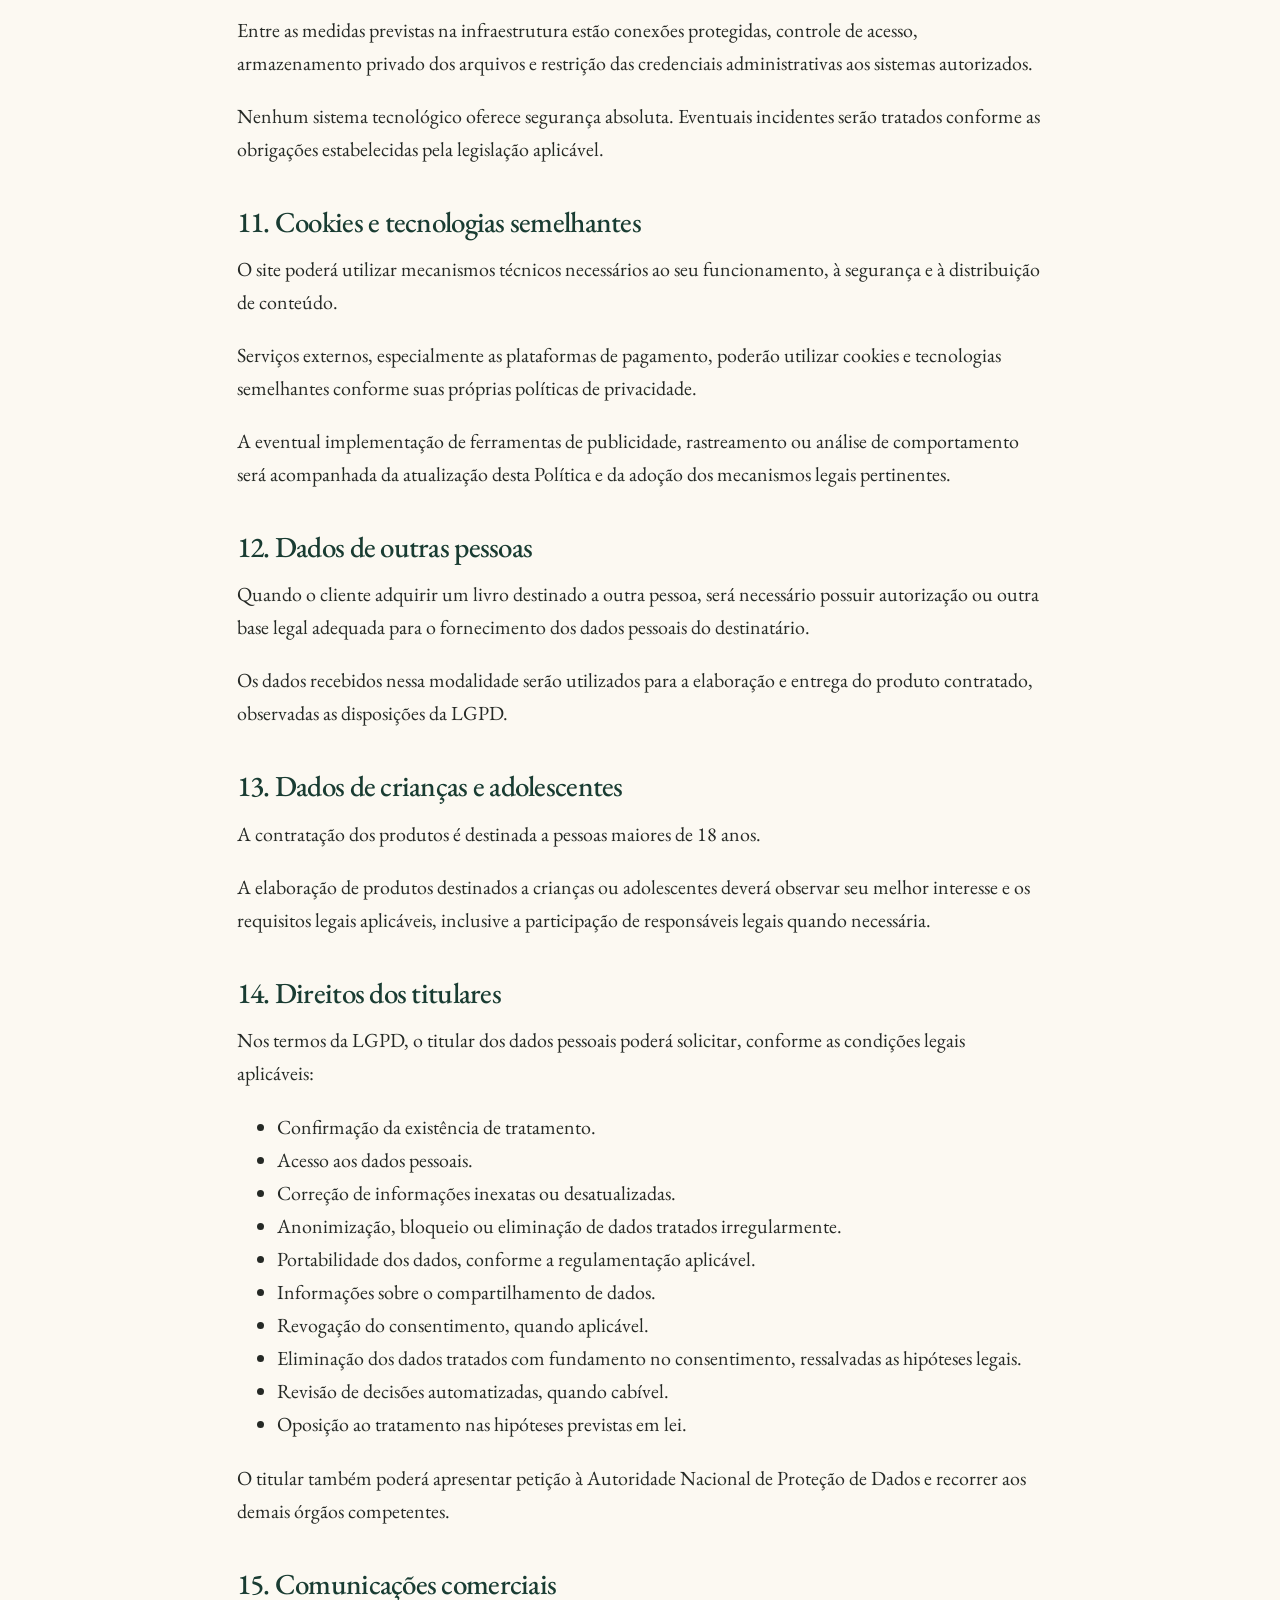
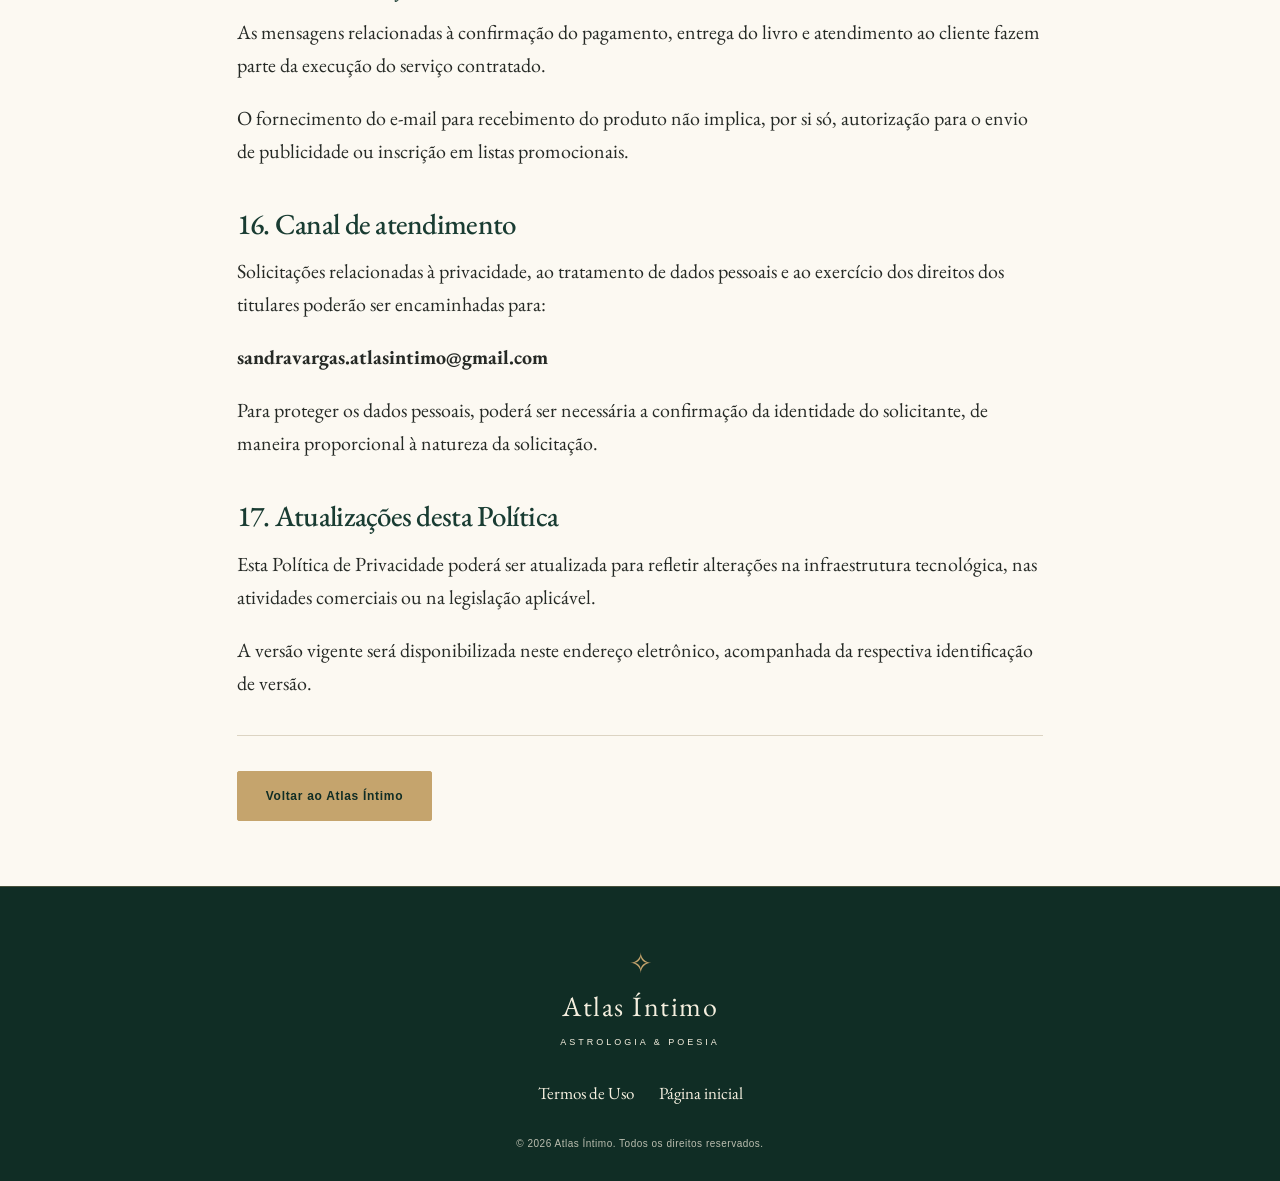
<file: privacidade.html>
<!DOCTYPE html>
<html lang="pt-BR">
<head>
    <meta charset="UTF-8">
    <meta name="viewport" content="width=device-width, initial-scale=1.0">
    <meta name="theme-color" content="#193C32">

    <title>Política de Privacidade | Atlas Íntimo</title>

    <link rel="stylesheet" href="style.css">

    <style>
        .legal-document {
            max-width: 960px;
            margin: auto;
            padding: 65px 6%;
        }

        .legal-document h1 {
            font-size: clamp(42px, 7vw, 65px);
            color: var(--green);
        }

        .legal-document h2 {
            font-size: 29px;
            margin-top: 40px;
            margin-bottom: 15px;
        }

        .legal-document p,
        .legal-document li {
            font-size: 20px;
            line-height: 1.65;
        }

        .legal-document a:not(.button) {
            text-decoration: underline;
        }

        .legal-date {
            color: var(--muted);
            font-size: 16px !important;
        }

        .legal-divider {
            border: 0;
            border-top: 1px solid var(--line);
            margin: 35px 0;
        }
    </style>
</head>

<body>

    <header class="header">

        <a class="brand" href="./">
            <span class="brand-symbol">✧</span>
            <span class="brand-name">Atlas Íntimo</span>
            <span class="brand-description">
                Astrologia &amp; Poesia
            </span>
        </a>

        <a class="button button-outline" href="./">
            Voltar ao início
        </a>

    </header>

    <main class="legal-document">

        <span class="eyebrow">
            Informações legais
        </span>

        <h1>Política de Privacidade</h1>

        <p class="legal-date">
            Versão 1.1 — Novembro de 2026
        </p>

        <hr class="legal-divider">

        <p>
            Cada Atlas Íntimo nasce de uma história
            particular. As informações confiadas
            ao nosso projeto devem ser tratadas
            com respeito, responsabilidade e cuidado.
        </p>

        <p>
            Esta Política de Privacidade descreve
            como os dados pessoais são coletados,
            utilizados, armazenados e compartilhados
            no âmbito dos serviços do Atlas Íntimo,
            em observância à Lei nº 13.709/2018,
            Lei Geral de Proteção de Dados Pessoais
            (LGPD).
        </p>

        <h2>1. Identificação do controlador</h2>

        <p>
            O tratamento dos dados pessoais é realizado
            sob responsabilidade do fornecedor que
            atua comercialmente sob a marca
            Atlas Íntimo — Astrologia &amp; Poesia.
        </p>

        <p>
            Contato: sandravargas.atlasintimo@gmail.com
        </p>

        <h2>2. Dados pessoais coletados</h2>

        <p>
            Para a elaboração e entrega dos produtos
            personalizados, poderemos coletar
            as seguintes informações:
        </p>

        <ul>
            <li>Nome informado pelo cliente.</li>
            <li>Endereço de e-mail.</li>
            <li>Data de nascimento.</li>
            <li>Horário de nascimento.</li>
            <li>Cidade, estado e país de nascimento.</li>
            <li>Coordenadas geográficas do local de nascimento.</li>
            <li>Fuso horário correspondente.</li>
            <li>Identificadores e situação do pedido.</li>
            <li>Informações relativas à confirmação do pagamento.</li>
            <li>Registros técnicos necessários ao funcionamento do serviço.</li>
        </ul>

        <p>
            Os serviços de infraestrutura também
            poderão processar informações técnicas,
            como endereço IP, navegador, registros
            de acesso e informações relacionadas
            à segurança das conexões.
        </p>

        <p>
            Não solicitamos senhas bancárias,
            números de cartões de crédito ou
            códigos de segurança de cartões.
        </p>

        <h2>3. Finalidades do tratamento</h2>

        <p>
            Os dados pessoais são utilizados
            para as seguintes finalidades:
        </p>

        <ul>
            <li>Registrar e identificar pedidos.</li>
            <li>Calcular mapas natais e trânsitos astrológicos.</li>
            <li>Elaborar conteúdos literários personalizados.</li>
            <li>Produzir e diagramar os arquivos digitais.</li>
            <li>Processar e verificar pagamentos.</li>
            <li>Entregar os produtos adquiridos.</li>
            <li>Prestar atendimento ao consumidor.</li>
            <li>Prevenir fraudes e proteger o serviço.</li>
            <li>Cumprir obrigações legais e regulatórias.</li>
        </ul>

        <h2>4. Bases legais do tratamento</h2>

        <p>
            O tratamento dos dados necessários
            à personalização, produção, pagamento
            e entrega do livro fundamenta-se
            principalmente na execução do contrato
            celebrado com o cliente ou nos procedimentos
            preliminares relacionados à contratação.
        </p>

        <p>
            Determinados tratamentos poderão
            fundamentar-se no cumprimento de
            obrigações legais, no exercício regular
            de direitos ou no legítimo interesse,
            observados os requisitos da LGPD.
        </p>

        <p>
            Quando o consentimento constituir
            a base legal adequada para determinada
            finalidade, ele será solicitado de
            maneira específica e poderá ser revogado
            nos termos da legislação.
        </p>

        <h2>5. Inteligência artificial e personalização</h2>

        <p>
            O Atlas Íntimo utiliza sistemas
            automatizados de cálculo astronômico
            e modelos de inteligência artificial
            para a elaboração de seus conteúdos.
        </p>

        <p>
            Informações derivadas dos cálculos
            astrológicos poderão ser encaminhadas
            aos serviços de inteligência artificial
            para a produção dos textos personalizados.
        </p>

        <p>
            O tratamento deverá observar o princípio
            da necessidade, com a limitação das
            informações encaminhadas ao que for
            necessário à elaboração do conteúdo.
        </p>

        <p>
            As interpretações astrológicas possuem
            natureza simbólica e literária.
            Não são utilizadas pelo Atlas Íntimo
            para determinar a elegibilidade do cliente
            a serviços, crédito, emprego, seguros
            ou outras oportunidades.
        </p>

        <h2>6. Compartilhamento com terceiros</h2>

        <p>
            Para possibilitar o funcionamento
            do serviço, determinados dados poderão
            ser processados por fornecedores
            de tecnologia, infraestrutura,
            pagamento e comunicação.
        </p>

        <p>
            Entre os serviços utilizados
            ou previstos para a operação estão:
        </p>

        <ul>
            <li>
                <strong>Supabase:</strong>
                armazenamento de registros,
                dados dos pedidos e arquivos digitais.
            </li>

            <li>
                <strong>Render:</strong>
                hospedagem dos sistemas responsáveis
                pelo processamento dos pedidos
                e produção dos livros.
            </li>

            <li>
                <strong>Google Gemini:</strong>
                elaboração automatizada dos
                conteúdos textuais personalizados.
            </li>

            <li>
                <strong>Mercado Pago:</strong>
                processamento, confirmação e
                administração dos pagamentos.
            </li>

            <li>
                <strong>Resend:</strong>
                envio de mensagens eletrônicas
                e entrega dos arquivos PDF.
            </li>

            <li>
                <strong>Cloudflare:</strong>
                hospedagem, distribuição e
                infraestrutura de segurança do site.
            </li>


            <li>
                <strong>Google Fonts:</strong>
                disponibilização das fontes
                tipográficas utilizadas no site.
            </li>
        </ul>

        <p>
            Os fornecedores poderão atuar como
            operadores ou controladores independentes,
            conforme a natureza de suas atividades.
            Seus tratamentos também poderão estar
            sujeitos às respectivas políticas de
            privacidade e condições contratuais.
        </p>

        <p>
            O Atlas Íntimo não comercializa
            os dados pessoais de seus clientes.
        </p>

        <h3>Base geográfica brasileira</h3>

<p>
    A identificação das localidades de nascimento
    utiliza uma base geográfica própria, hospedada
    na infraestrutura do Atlas Íntimo, elaborada
    a partir dos dados públicos do GeoNames.
</p>

<p>
    A busca de localidades e a identificação das
    respectivas coordenadas são realizadas no
    navegador do usuário, mediante o carregamento
    de arquivos geográficos hospedados no próprio site,
    sem encaminhamento dos termos pesquisados
    a serviços externos de geocodificação.
</p>

<p>
    Atualmente, a base contempla exclusivamente
    localidades brasileiras.
</p>

<p>
    Fonte:
    <a href="https://www.geonames.org/"
       target="_blank"
       rel="noopener noreferrer">GeoNames</a>,
    sob licença
    <a href="https://creativecommons.org/licenses/by/4.0/"
       target="_blank"
       rel="noopener noreferrer">Creative Commons Attribution 4.0</a>.
    Os dados foram filtrados e reorganizados
    pelo Atlas Íntimo.
</p>
        
        <h2>7. Processamento dos pagamentos</h2>

        <p>
            Os pagamentos são realizados
            no ambiente do Mercado Pago.
        </p>

        <p>
            As informações financeiras solicitadas
            diretamente nessa plataforma são
            tratadas conforme suas próprias
            condições e políticas de privacidade.
        </p>

        <p>
            O Atlas Íntimo poderá receber
            identificadores da transação,
            valores, situação do pagamento
            e demais informações necessárias
            à administração do pedido.
        </p>

        <h2>8. Transferência internacional de dados</h2>

        <p>
            Alguns fornecedores de tecnologia
            utilizados pelo Atlas Íntimo possuem
            infraestrutura localizada fora do Brasil.
        </p>

        <p>
            Por essa razão, determinados dados
            pessoais poderão ser armazenados
            ou processados em outros países.
        </p>

        <p>
            As transferências internacionais
            deverão observar as hipóteses,
            os mecanismos e as garantias
            estabelecidos pela LGPD e pela
            regulamentação da Autoridade Nacional
            de Proteção de Dados.
        </p>

        <h2>9. Armazenamento e conservação</h2>

        <p>
            Os dados pessoais serão conservados
            pelo período necessário ao cumprimento
            das finalidades para as quais foram
            coletados, observadas as obrigações
            legais aplicáveis.
        </p>

        <p>
            A conservação poderá ser necessária
            para a entrega do produto, atendimento
            posterior, administração de pagamentos,
            exercício regular de direitos e
            cumprimento de obrigações legais.
        </p>

        <p>
            Encerradas as finalidades do tratamento,
            os dados deverão ser eliminados ou
            anonimizados, ressalvadas as hipóteses
            de conservação autorizadas pela legislação.
        </p>

        <h2>10. Segurança das informações</h2>

        <p>
            O Atlas Íntimo adota medidas técnicas
            e administrativas destinadas à proteção
            dos dados pessoais contra acessos
            não autorizados, perda, alteração
            ou divulgação indevida.
        </p>

        <p>
            Entre as medidas previstas na
            infraestrutura estão conexões protegidas,
            controle de acesso, armazenamento privado
            dos arquivos e restrição das credenciais
            administrativas aos sistemas autorizados.
        </p>

        <p>
            Nenhum sistema tecnológico oferece
            segurança absoluta. Eventuais incidentes
            serão tratados conforme as obrigações
            estabelecidas pela legislação aplicável.
        </p>

        <h2>11. Cookies e tecnologias semelhantes</h2>

        <p>
            O site poderá utilizar mecanismos
            técnicos necessários ao seu funcionamento,
            à segurança e à distribuição de conteúdo.
        </p>

        <p>
            Serviços externos, especialmente
            as plataformas de pagamento,
            poderão utilizar cookies e tecnologias
            semelhantes conforme suas próprias
            políticas de privacidade.
        </p>

        <p>
            A eventual implementação de ferramentas
            de publicidade, rastreamento ou
            análise de comportamento será acompanhada
            da atualização desta Política e da adoção
            dos mecanismos legais pertinentes.
        </p>

        <h2>12. Dados de outras pessoas</h2>

        <p>
            Quando o cliente adquirir um livro
            destinado a outra pessoa, será necessário
            possuir autorização ou outra base legal
            adequada para o fornecimento dos dados
            pessoais do destinatário.
        </p>

        <p>
            Os dados recebidos nessa modalidade
            serão utilizados para a elaboração
            e entrega do produto contratado,
            observadas as disposições da LGPD.
        </p>

        <h2>13. Dados de crianças e adolescentes</h2>

        <p>
            A contratação dos produtos é destinada
            a pessoas maiores de 18 anos.
        </p>

        <p>
            A elaboração de produtos destinados
            a crianças ou adolescentes deverá
            observar seu melhor interesse e
            os requisitos legais aplicáveis,
            inclusive a participação de responsáveis
            legais quando necessária.
        </p>

        <h2>14. Direitos dos titulares</h2>

        <p>
            Nos termos da LGPD, o titular
            dos dados pessoais poderá solicitar,
            conforme as condições legais aplicáveis:
        </p>

        <ul>
            <li>Confirmação da existência de tratamento.</li>
            <li>Acesso aos dados pessoais.</li>
            <li>Correção de informações inexatas ou desatualizadas.</li>
            <li>Anonimização, bloqueio ou eliminação de dados tratados irregularmente.</li>
            <li>Portabilidade dos dados, conforme a regulamentação aplicável.</li>
            <li>Informações sobre o compartilhamento de dados.</li>
            <li>Revogação do consentimento, quando aplicável.</li>
            <li>Eliminação dos dados tratados com fundamento no consentimento, ressalvadas as hipóteses legais.</li>
            <li>Revisão de decisões automatizadas, quando cabível.</li>
            <li>Oposição ao tratamento nas hipóteses previstas em lei.</li>
        </ul>

        <p>
            O titular também poderá apresentar
            petição à Autoridade Nacional de
            Proteção de Dados e recorrer aos
            demais órgãos competentes.
        </p>

        <h2>15. Comunicações comerciais</h2>

        <p>
            As mensagens relacionadas à confirmação
            do pagamento, entrega do livro e
            atendimento ao cliente fazem parte
            da execução do serviço contratado.
        </p>

        <p>
            O fornecimento do e-mail para
            recebimento do produto não implica,
            por si só, autorização para o envio
            de publicidade ou inscrição em
            listas promocionais.
        </p>

        <h2>16. Canal de atendimento</h2>

        <p>
            Solicitações relacionadas à privacidade,
            ao tratamento de dados pessoais
            e ao exercício dos direitos dos titulares
            poderão ser encaminhadas para:
        </p>

        <p>
            <strong>sandravargas.atlasintimo@gmail.com</strong>
        </p>

        <p>
            Para proteger os dados pessoais,
            poderá ser necessária a confirmação
            da identidade do solicitante, de maneira
            proporcional à natureza da solicitação.
        </p>

        <h2>17. Atualizações desta Política</h2>

        <p>
            Esta Política de Privacidade poderá
            ser atualizada para refletir alterações
            na infraestrutura tecnológica,
            nas atividades comerciais ou na
            legislação aplicável.
        </p>

        <p>
            A versão vigente será disponibilizada
            neste endereço eletrônico, acompanhada
            da respectiva identificação de versão.
        </p>

        <hr class="legal-divider">

        <a class="button button-primary" href="./">
            Voltar ao Atlas Íntimo
        </a>

    </main>

    <footer class="footer">

        <div class="footer-brand">
            <span class="brand-symbol">✧</span>
            <span class="brand-name">Atlas Íntimo</span>
            <span class="brand-description">
                Astrologia &amp; Poesia
            </span>
        </div>

        <nav class="footer-links">
            <a href="termos.html">
                Termos de Uso
            </a>
            <a href="./">
                Página inicial
            </a>
        </nav>

        <p class="copyright">
            © 2026 Atlas Íntimo.
            Todos os direitos reservados.
        </p>

    </footer>

</body>
</html>
</file>
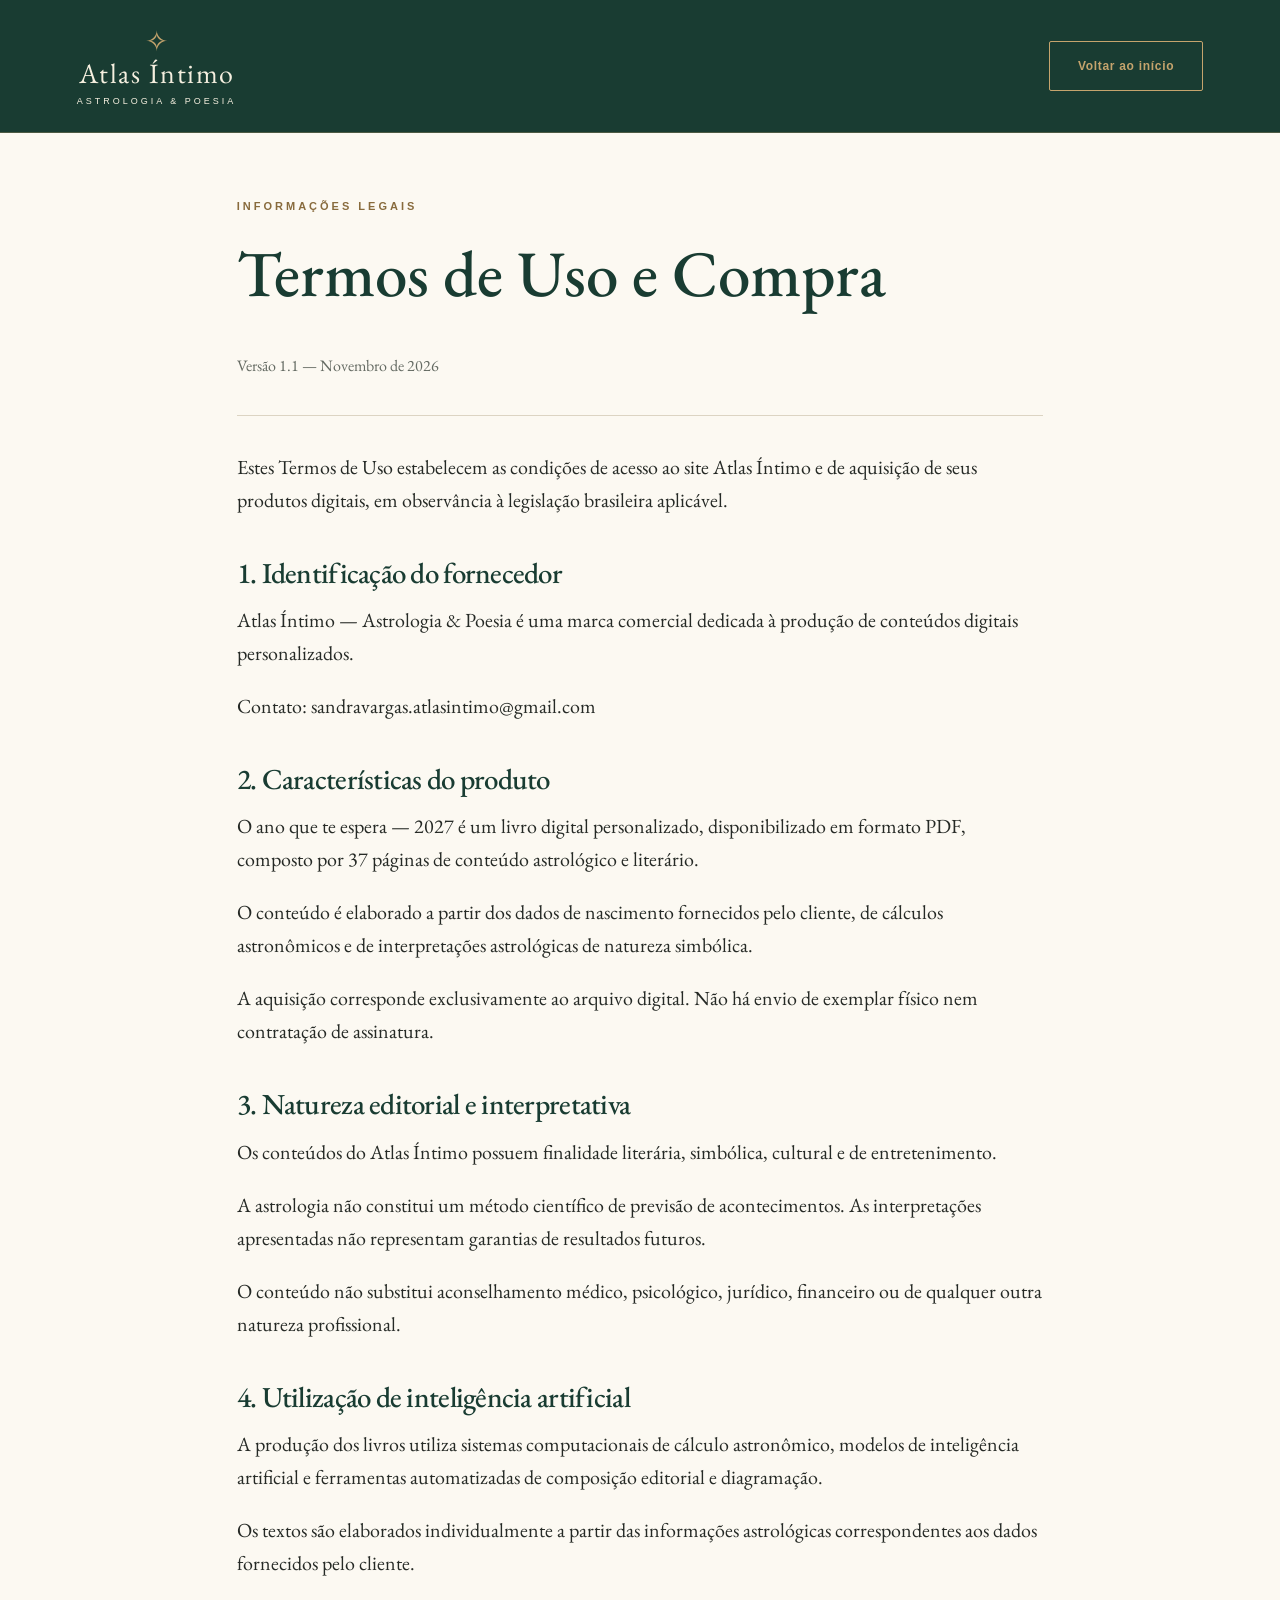
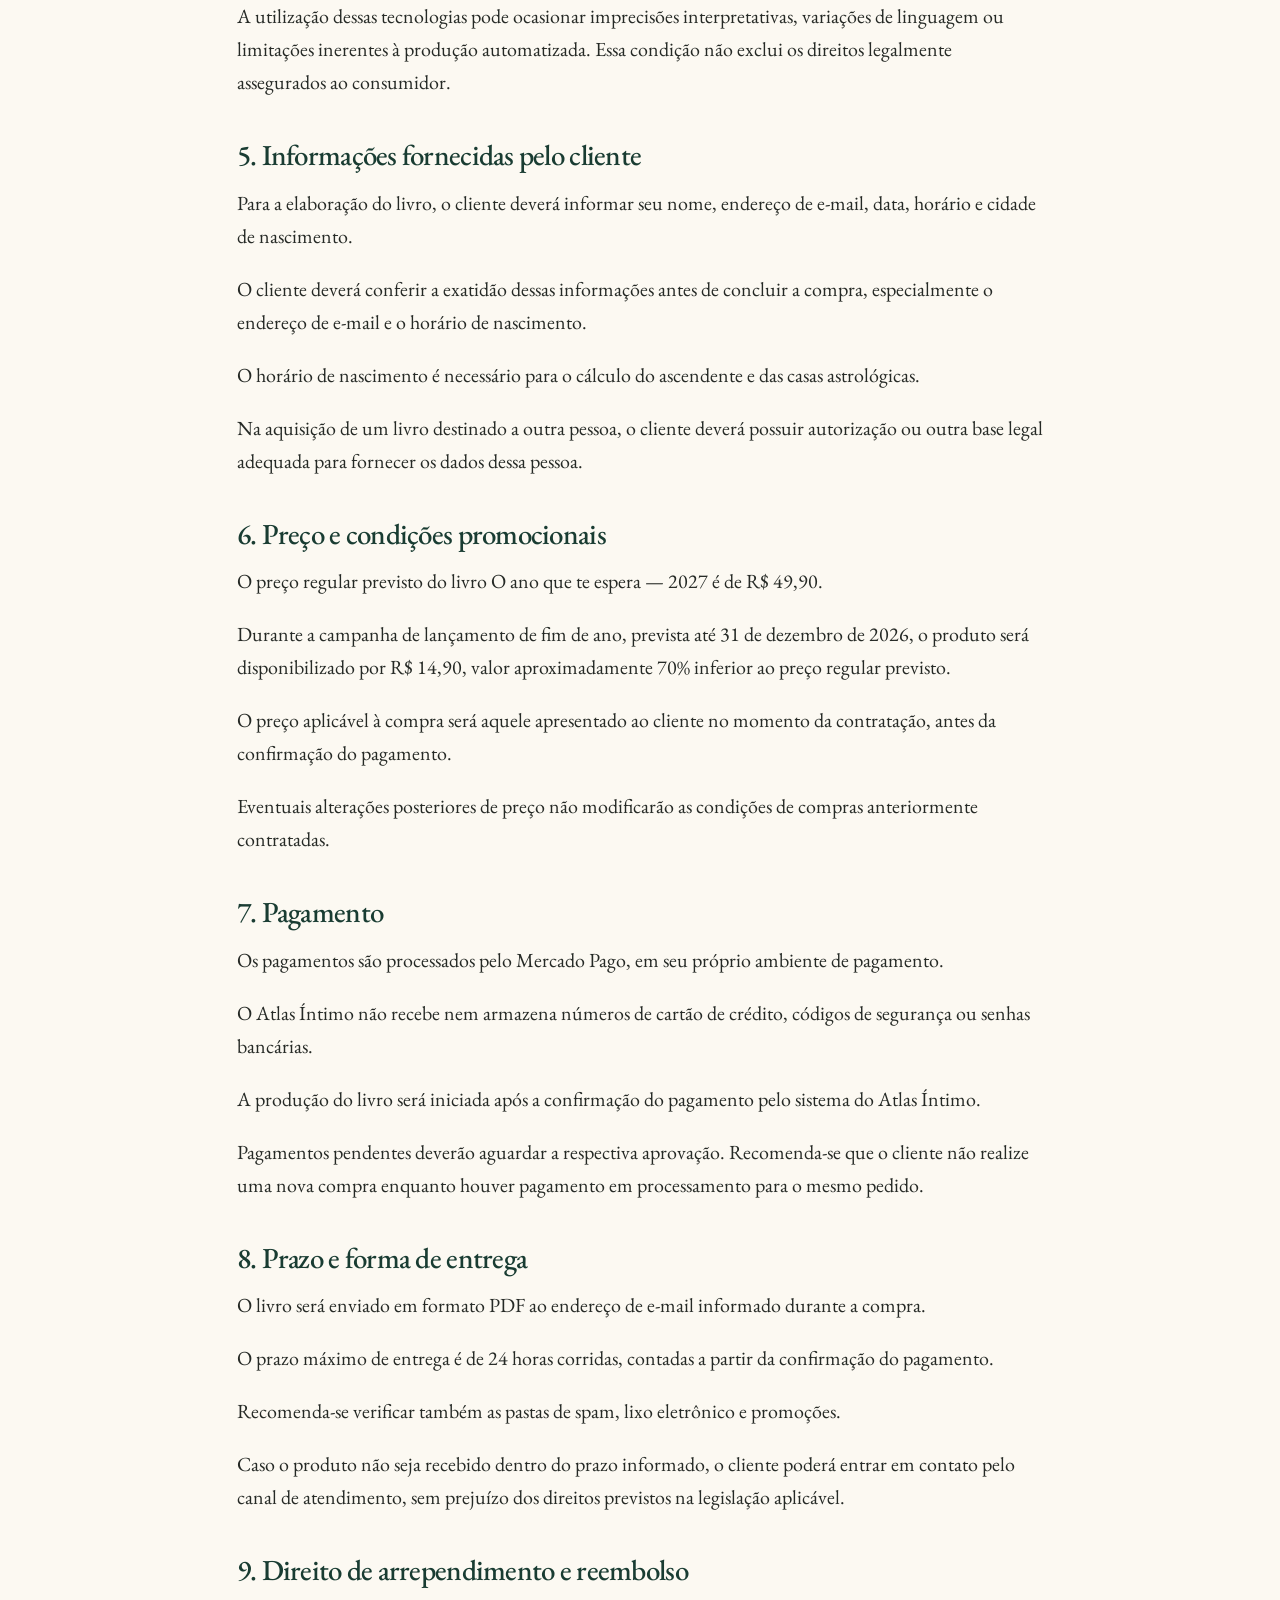
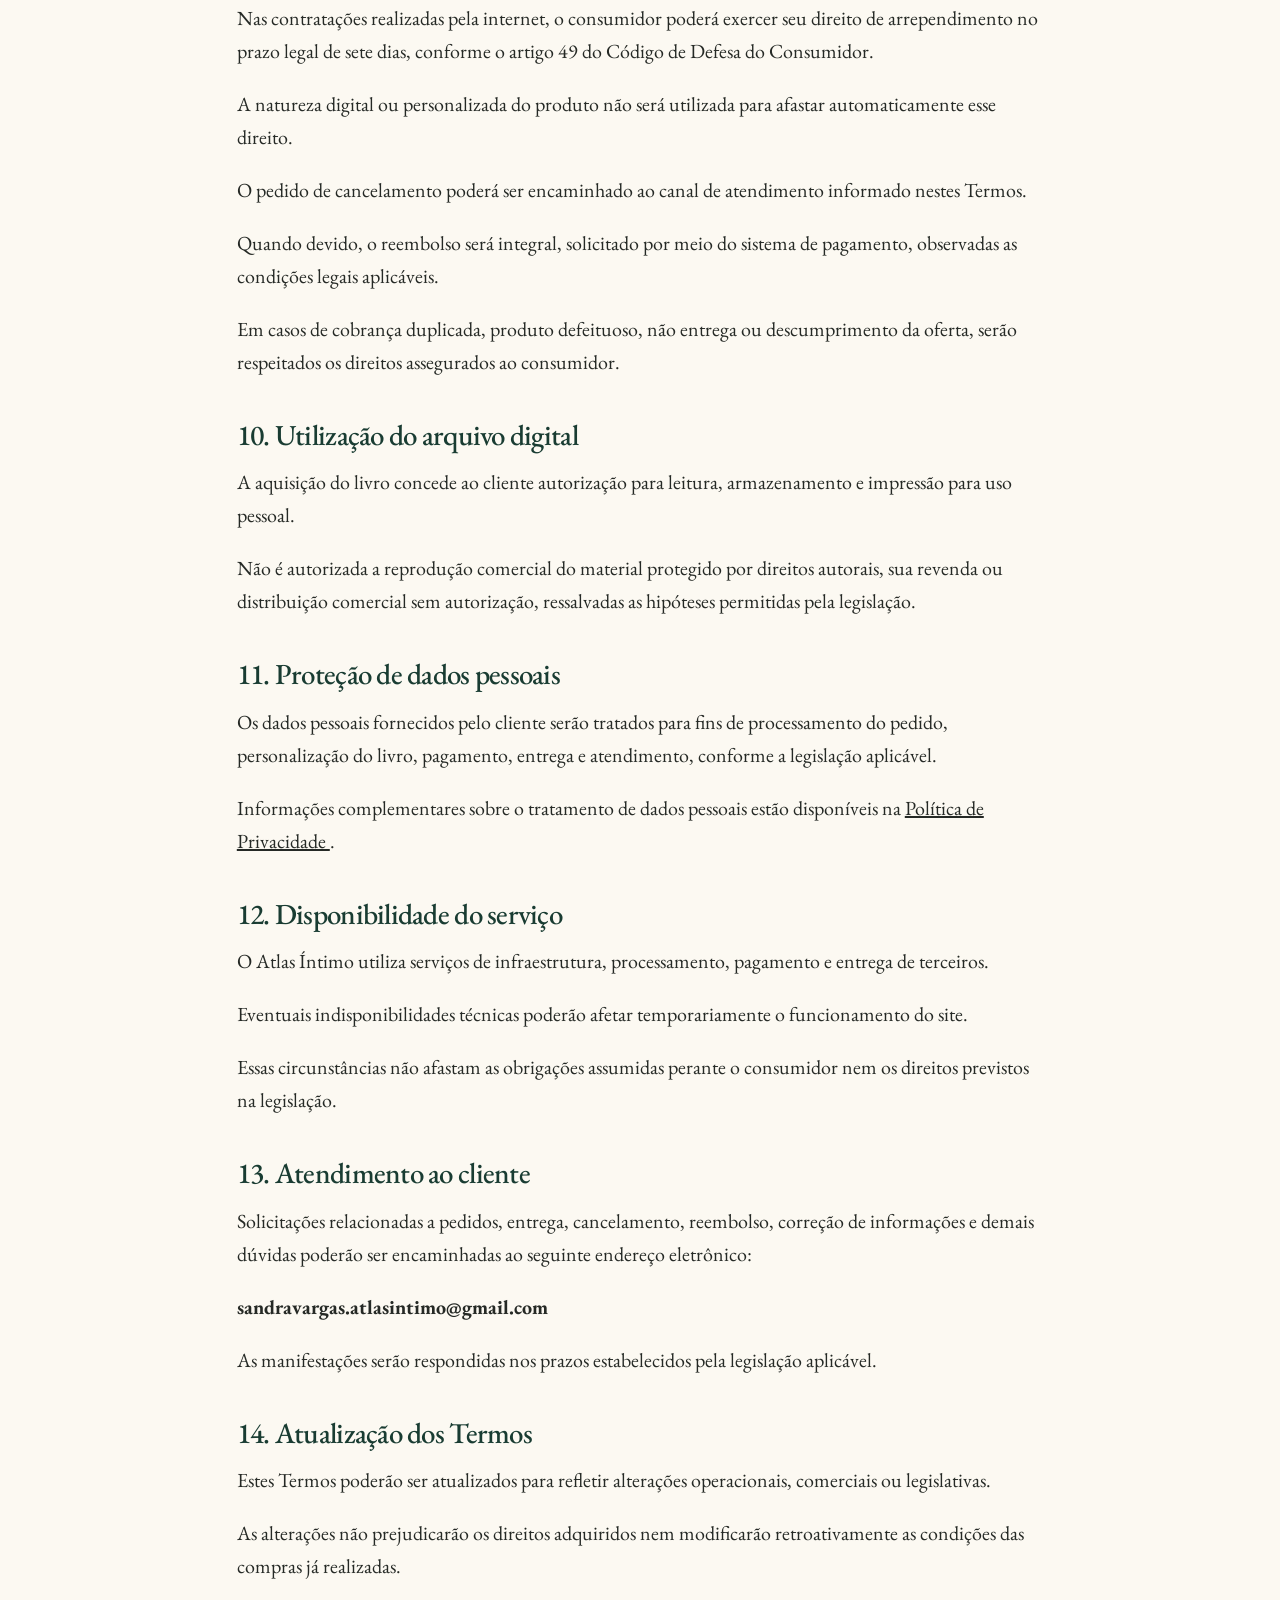
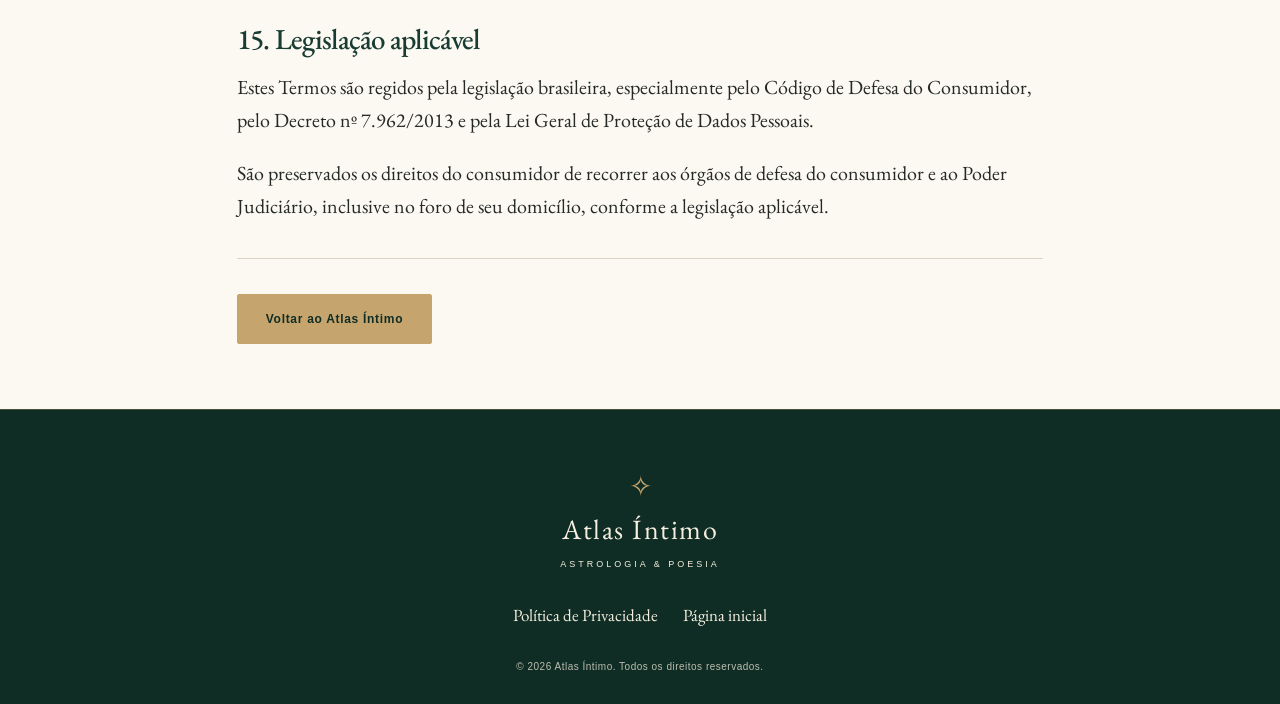
<file: termos.html>
<!DOCTYPE html>
<html lang="pt-BR">
<head>
    <meta charset="UTF-8">
    <meta name="viewport" content="width=device-width, initial-scale=1.0">
    <meta name="theme-color" content="#193C32">

    <title>Termos de Uso | Atlas Íntimo</title>

    <link rel="stylesheet" href="style.css">

    <style>
        .legal-document {
            max-width: 960px;
            margin: auto;
            padding: 65px 6%;
        }

        .legal-document h1 {
            font-size: clamp(42px, 7vw, 65px);
            color: var(--green);
        }

        .legal-document h2 {
            font-size: 29px;
            margin-top: 40px;
            margin-bottom: 15px;
        }

        .legal-document p,
        .legal-document li {
            font-size: 20px;
            line-height: 1.65;
        }

        .legal-document a:not(.button) {
            text-decoration: underline;
        }

        .legal-date {
            color: var(--muted);
            font-size: 16px !important;
        }

        .legal-divider {
            border: 0;
            border-top: 1px solid var(--line);
            margin: 35px 0;
        }
    </style>
</head>

<body>

    <header class="header">

        <a class="brand" href="./">
            <span class="brand-symbol">✧</span>
            <span class="brand-name">Atlas Íntimo</span>
            <span class="brand-description">
                Astrologia &amp; Poesia
            </span>
        </a>

        <a class="button button-outline" href="./">
            Voltar ao início
        </a>

    </header>

    <main class="legal-document">

        <span class="eyebrow">
            Informações legais
        </span>

        <h1>Termos de Uso e Compra</h1>

        <p class="legal-date">
            Versão 1.1 — Novembro de 2026
        </p>

        <hr class="legal-divider">

        <p>
            Estes Termos de Uso estabelecem as condições
            de acesso ao site Atlas Íntimo e de aquisição
            de seus produtos digitais, em observância
            à legislação brasileira aplicável.
        </p>

        <h2>1. Identificação do fornecedor</h2>

        <p>
            Atlas Íntimo — Astrologia &amp; Poesia
            é uma marca comercial dedicada à produção
            de conteúdos digitais personalizados.
        </p>

        <p>
            Contato: sandravargas.atlasintimo@gmail.com
        </p>

        <h2>2. Características do produto</h2>

        <p>
            O ano que te espera — 2027 é um livro
            digital personalizado, disponibilizado
            em formato PDF, composto por 37 páginas
            de conteúdo astrológico e literário.
        </p>

        <p>
            O conteúdo é elaborado a partir dos dados
            de nascimento fornecidos pelo cliente,
            de cálculos astronômicos e de interpretações
            astrológicas de natureza simbólica.
        </p>

        <p>
            A aquisição corresponde exclusivamente
            ao arquivo digital. Não há envio de
            exemplar físico nem contratação de assinatura.
        </p>

        <h2>3. Natureza editorial e interpretativa</h2>

        <p>
            Os conteúdos do Atlas Íntimo possuem
            finalidade literária, simbólica,
            cultural e de entretenimento.
        </p>

        <p>
            A astrologia não constitui um método
            científico de previsão de acontecimentos.
            As interpretações apresentadas não representam
            garantias de resultados futuros.
        </p>

        <p>
            O conteúdo não substitui aconselhamento
            médico, psicológico, jurídico, financeiro
            ou de qualquer outra natureza profissional.
        </p>

        <h2>4. Utilização de inteligência artificial</h2>

        <p>
            A produção dos livros utiliza sistemas
            computacionais de cálculo astronômico,
            modelos de inteligência artificial e
            ferramentas automatizadas de composição
            editorial e diagramação.
        </p>

        <p>
            Os textos são elaborados individualmente
            a partir das informações astrológicas
            correspondentes aos dados fornecidos
            pelo cliente.
        </p>

        <p>
            A utilização dessas tecnologias pode
            ocasionar imprecisões interpretativas,
            variações de linguagem ou limitações
            inerentes à produção automatizada.
            Essa condição não exclui os direitos
            legalmente assegurados ao consumidor.
        </p>

        <h2>5. Informações fornecidas pelo cliente</h2>

        <p>
            Para a elaboração do livro, o cliente
            deverá informar seu nome, endereço de
            e-mail, data, horário e cidade de nascimento.
        </p>

        <p>
            O cliente deverá conferir a exatidão
            dessas informações antes de concluir
            a compra, especialmente o endereço
            de e-mail e o horário de nascimento.
        </p>

        <p>
            O horário de nascimento é necessário
            para o cálculo do ascendente e das
            casas astrológicas.
        </p>

        <p>
            Na aquisição de um livro destinado
            a outra pessoa, o cliente deverá possuir
            autorização ou outra base legal adequada
            para fornecer os dados dessa pessoa.
        </p>

        <h2>6. Preço e condições promocionais</h2>

        <p>
            O preço regular previsto do livro
            O ano que te espera — 2027 é de R$ 49,90.
        </p>

        <p>
            Durante a campanha de lançamento de fim
            de ano, prevista até 31 de dezembro de 2026,
            o produto será disponibilizado por R$ 14,90,
            valor aproximadamente 70% inferior ao
            preço regular previsto.
        </p>

        <p>
            O preço aplicável à compra será aquele
            apresentado ao cliente no momento
            da contratação, antes da confirmação
            do pagamento.
        </p>

        <p>
            Eventuais alterações posteriores de preço
            não modificarão as condições de compras
            anteriormente contratadas.
        </p>

        <h2>7. Pagamento</h2>

        <p>
            Os pagamentos são processados pelo
            Mercado Pago, em seu próprio ambiente
            de pagamento.
        </p>

        <p>
            O Atlas Íntimo não recebe nem armazena
            números de cartão de crédito, códigos
            de segurança ou senhas bancárias.
        </p>

        <p>
            A produção do livro será iniciada
            após a confirmação do pagamento
            pelo sistema do Atlas Íntimo.
        </p>

        <p>
            Pagamentos pendentes deverão aguardar
            a respectiva aprovação. Recomenda-se
            que o cliente não realize uma nova
            compra enquanto houver pagamento
            em processamento para o mesmo pedido.
        </p>

        <h2>8. Prazo e forma de entrega</h2>

        <p>
            O livro será enviado em formato PDF
            ao endereço de e-mail informado
            durante a compra.
        </p>

        <p>
            O prazo máximo de entrega é de 24 horas
            corridas, contadas a partir da confirmação
            do pagamento.
        </p>

        <p>
            Recomenda-se verificar também as pastas
            de spam, lixo eletrônico e promoções.
        </p>

        <p>
            Caso o produto não seja recebido dentro
            do prazo informado, o cliente poderá
            entrar em contato pelo canal de atendimento,
            sem prejuízo dos direitos previstos
            na legislação aplicável.
        </p>

        <h2>9. Direito de arrependimento e reembolso</h2>

        <p>
            Nas contratações realizadas pela internet,
            o consumidor poderá exercer seu direito
            de arrependimento no prazo legal de sete dias,
            conforme o artigo 49 do Código de Defesa
            do Consumidor.
        </p>

        <p>
            A natureza digital ou personalizada
            do produto não será utilizada para afastar
            automaticamente esse direito.
        </p>

        <p>
            O pedido de cancelamento poderá ser
            encaminhado ao canal de atendimento
            informado nestes Termos.
        </p>

        <p>
            Quando devido, o reembolso será integral,
            solicitado por meio do sistema de pagamento,
            observadas as condições legais aplicáveis.
        </p>

        <p>
            Em casos de cobrança duplicada,
            produto defeituoso, não entrega ou
            descumprimento da oferta, serão respeitados
            os direitos assegurados ao consumidor.
        </p>

        <h2>10. Utilização do arquivo digital</h2>

        <p>
            A aquisição do livro concede ao cliente
            autorização para leitura, armazenamento
            e impressão para uso pessoal.
        </p>

        <p>
            Não é autorizada a reprodução comercial
            do material protegido por direitos autorais,
            sua revenda ou distribuição comercial
            sem autorização, ressalvadas as hipóteses
            permitidas pela legislação.
        </p>

        <h2>11. Proteção de dados pessoais</h2>

        <p>
            Os dados pessoais fornecidos pelo cliente
            serão tratados para fins de processamento
            do pedido, personalização do livro,
            pagamento, entrega e atendimento,
            conforme a legislação aplicável.
        </p>

        <p>
            Informações complementares sobre o
            tratamento de dados pessoais estão
            disponíveis na
            <a href="privacidade.html">
                Política de Privacidade
            </a>.
        </p>

        <h2>12. Disponibilidade do serviço</h2>

        <p>
            O Atlas Íntimo utiliza serviços de
            infraestrutura, processamento, pagamento
            e entrega de terceiros.
        </p>

        <p>
            Eventuais indisponibilidades técnicas
            poderão afetar temporariamente
            o funcionamento do site.
        </p>

        <p>
            Essas circunstâncias não afastam
            as obrigações assumidas perante
            o consumidor nem os direitos
            previstos na legislação.
        </p>

        <h2>13. Atendimento ao cliente</h2>

        <p>
            Solicitações relacionadas a pedidos,
            entrega, cancelamento, reembolso,
            correção de informações e demais dúvidas
            poderão ser encaminhadas ao seguinte
            endereço eletrônico:
        </p>

        <p>
            <strong>sandravargas.atlasintimo@gmail.com</strong>
        </p>

        <p>
            As manifestações serão respondidas
            nos prazos estabelecidos pela legislação
            aplicável.
        </p>

        <h2>14. Atualização dos Termos</h2>

        <p>
            Estes Termos poderão ser atualizados
            para refletir alterações operacionais,
            comerciais ou legislativas.
        </p>

        <p>
            As alterações não prejudicarão os direitos
            adquiridos nem modificarão retroativamente
            as condições das compras já realizadas.
        </p>

        <h2>15. Legislação aplicável</h2>

        <p>
            Estes Termos são regidos pela legislação
            brasileira, especialmente pelo Código
            de Defesa do Consumidor, pelo Decreto
            nº 7.962/2013 e pela Lei Geral de
            Proteção de Dados Pessoais.
        </p>

        <p>
            São preservados os direitos do consumidor
            de recorrer aos órgãos de defesa do
            consumidor e ao Poder Judiciário,
            inclusive no foro de seu domicílio,
            conforme a legislação aplicável.
        </p>

        <hr class="legal-divider">

        <a class="button button-primary" href="./">
            Voltar ao Atlas Íntimo
        </a>

    </main>

    <footer class="footer">

        <div class="footer-brand">
            <span class="brand-symbol">✧</span>
            <span class="brand-name">Atlas Íntimo</span>
            <span class="brand-description">
                Astrologia &amp; Poesia
            </span>
        </div>

        <nav class="footer-links">
            <a href="privacidade.html">
                Política de Privacidade
            </a>
            <a href="./">Página inicial</a>
        </nav>

        <p class="copyright">
            © 2026 Atlas Íntimo.
            Todos os direitos reservados.
        </p>

    </footer>

</body>
</html>
</file>
<file: style.css>
/* ==================================================
   ATLAS ÍNTIMO
   Identidade visual — O ano que te espera 2027
   ================================================== */

@import url('https://fonts.googleapis.com/css2?family=EB+Garamond:ital,wght@0,400;0,500;0,600;0,700;1,400;1,500&display=swap');

:root {
    --green: #193C32;
    --green-dark: #102D25;
    --green-light: #295347;
    --gold: #C5A46D;
    --gold-dark: #886B3D;
    --ivory: #F5EFDF;
    --paper: #FCF9F2;
    --ink: #252925;
    --muted: #656B63;
    --line: #DCD4C3;
    --white: #FFFFFF;
    --serif: 'EB Garamond', Georgia, serif;
    --sans: Arial, Helvetica, sans-serif;
}

* {
    box-sizing: border-box;
}

html {
    scroll-behavior: smooth;
    scroll-padding-top: 30px;
}

body {
    margin: 0;
    background: var(--paper);
    color: var(--ink);
    font-family: var(--serif);
    font-size: 21px;
    line-height: 1.55;
    -webkit-font-smoothing: antialiased;
}

h1, h2, h3, p {
    margin-top: 0;
}

h1, h2, h3 {
    font-weight: 500;
    line-height: 1.12;
}

h2 {
    font-size: clamp(36px, 5vw, 57px);
    color: var(--green);
    letter-spacing: -0.025em;
    margin-bottom: 25px;
}

h3 {
    font-size: 28px;
    color: var(--green);
}

a {
    color: inherit;
    text-decoration: none;
}

button, input {
    font: inherit;
}

button, a, input, summary {
    -webkit-tap-highlight-color: transparent;
}

:focus-visible {
    outline: 3px solid var(--gold);
    outline-offset: 4px;
}

[hidden] {
    display: none !important;
}

/* FAIXA PROMOCIONAL */

.announcement {
    padding: 11px 20px;
    background: var(--gold);
    color: var(--green-dark);
    text-align: center;
    font-family: var(--sans);
    font-size: 11px;
    font-weight: 600;
    letter-spacing: 1.6px;
    text-transform: uppercase;
}

/* CABEÇALHO */

.header {
    background: var(--green);
    color: var(--ivory);
    display: flex;
    justify-content: space-between;
    align-items: center;
    gap: 30px;
    padding: 25px 6%;
    border-bottom: 1px solid rgba(197,164,109,0.3);
}

.brand {
    display: flex;
    flex-direction: column;
    align-items: center;
    line-height: 1.15;
}

.brand-symbol {
    color: var(--gold);
    font-size: 28px;
}

.brand-name {
    font-size: 28px;
    letter-spacing: 1.5px;
}

.brand-description {
    font-family: var(--sans);
    font-size: 9px;
    text-transform: uppercase;
    letter-spacing: 3px;
    margin-top: 7px;
}

.header nav {
    display: flex;
    gap: 30px;
    font-size: 18px;
}

.header nav a {
    transition: color 0.2s;
}

.header nav a:hover {
    color: var(--gold);
}

/* BOTÕES */

.button {
    display: inline-flex;
    justify-content: center;
    align-items: center;
    text-align: center;
    padding: 15px 28px;
    font-family: var(--sans);
    font-size: 12px;
    font-weight: 600;
    letter-spacing: 0.7px;
    line-height: 1.5;
    border: 1px solid transparent;
    border-radius: 2px;
    cursor: pointer;
    transition: background 0.2s, color 0.2s;
}

.button-primary {
    background: var(--gold);
    color: var(--green-dark);
    border-color: var(--gold);
}

.button-primary:hover {
    background: #D9BD8D;
    border-color: #D9BD8D;
}

.button-outline {
    color: var(--gold);
    border-color: var(--gold);
    background: transparent;
}

.button-outline:hover {
    color: var(--green);
    background: var(--gold);
}

.button-full {
    width: 100%;
}

.button:disabled {
    opacity: 0.55;
    cursor: not-allowed;
}

/* PÁGINA DE ABERTURA */

.hero {
    min-height: 720px;
    background: var(--green);
    color: var(--ivory);
    display: grid;
    grid-template-columns: 1fr 1fr;
    align-items: center;
    gap: 60px;
    padding: 80px 8% 90px;
    overflow: hidden;
    position: relative;
}

.hero-content {
    max-width: 560px;
    position: relative;
    z-index: 1;
}

.eyebrow {
    display: block;
    color: var(--gold-dark);
    text-transform: uppercase;
    font-family: var(--sans);
    font-size: 11px;
    font-weight: 600;
    letter-spacing: 3px;
    margin-bottom: 22px;
}

.hero .eyebrow {
    color: var(--gold);
}

.hero h1 {
    color: var(--ivory);
    font-size: clamp(65px, 8.5vw, 116px);
    letter-spacing: -0.045em;
    line-height: 0.85;
    margin-bottom: 20px;
}

.hero-year {
    display: block;
    color: var(--gold);
    font-size: 43px;
    letter-spacing: 12px;
    line-height: 1.2;
    margin-bottom: 15px;
}

.ornament {
    color: var(--gold);
    letter-spacing: 5px;
    font-size: 19px;
    margin: 20px 0;
}

.hero-description {
    font-size: 27px;
    line-height: 1.3;
    font-style: italic;
    max-width: 480px;
}

.hero p {
    max-width: 480px;
}

.microcopy {
    font-family: var(--sans);
    font-size: 11px;
    line-height: 1.7;
    opacity: 0.85;
    margin: 15px 0 0;
}

/* OFERTA COMERCIAL */

.offer {
    border-top: 1px solid rgba(197,164,109,0.4);
    padding: 24px 0;
    margin-top: 25px;
}

.offer-label {
    display: block;
    font-family: var(--sans);
    font-size: 11px;
    text-transform: uppercase;
    letter-spacing: 1.5px;
    color: var(--gold);
    margin-bottom: 10px;
}

.price-original {
    display: block;
    font-family: var(--sans);
    font-size: 13px;
    line-height: 1.6;
}

.price {
    font-size: 58px;
    line-height: 1.15;
    letter-spacing: -2px;
    font-weight: 600;
    margin: 3px 0;
}

.discount {
    display: block;
    font-family: var(--sans);
    font-size: 12px;
    color: var(--gold);
    margin-top: 5px;
}

/* MAPA CELESTE DECORATIVO */

.hero-art {
    width: 100%;
    display: flex;
    align-items: center;
    justify-content: center;
    flex-direction: column;
    position: relative;
}

.celestial-map {
    width: min(100%, 540px);
    aspect-ratio: 1;
    position: relative;
    border: 1px solid var(--gold);
    border-radius: 50%;
    color: var(--gold);
    background:
        repeating-conic-gradient(
            from -15deg,
            rgba(197,164,109,0.22) 0deg 0.3deg,
            transparent 0.3deg 30deg
        );
    box-shadow:
        0 0 0 8px var(--green),
        0 0 0 9px rgba(197,164,109,0.4),
        0 0 70px rgba(197,164,109,0.07);
}

.orbit {
    position: absolute;
    border-radius: 50%;
    border: 1px solid rgba(197,164,109,0.5);
}

.orbit-one {
    inset: 7%;
}

.orbit-two {
    inset: 19%;
}

.orbit-three {
    inset: 30%;
}

.orbit-four {
    inset: 40%;
}

.map-center {
    position: absolute;
    left: 50%;
    top: 50%;
    transform: translate(-50%, -50%);
    font-size: clamp(38px, 7vw, 85px);
    line-height: 1;
    background: var(--green);
    padding: 5px;
}

.zodiac {
    position: absolute;
    transform: translate(-50%, -50%);
    font-family: Georgia, serif;
    font-size: clamp(20px, 3.5vw, 38px);
    line-height: 1;
    color: var(--gold);
}

.z1  { left: 50%;   top: 8%; }
.z2  { left: 71%;   top: 13.6%; }
.z3  { left: 86.4%; top: 29%; }
.z4  { left: 92%;   top: 50%; }
.z5  { left: 86.4%; top: 71%; }
.z6  { left: 71%;   top: 86.4%; }
.z7  { left: 50%;   top: 92%; }
.z8  { left: 29%;   top: 86.4%; }
.z9  { left: 13.6%; top: 71%; }
.z10 { left: 8%;    top: 50%; }
.z11 { left: 13.6%; top: 29%; }
.z12 { left: 29%;   top: 13.6%; }

.map-caption {
    margin-top: 35px;
    color: var(--gold);
    font-size: 15px;
    font-style: italic;
    letter-spacing: 1px;
}

/* SEÇÕES EDITORIAIS */

.section {
    padding: 100px 8%;
}

.manifesto {
    background: var(--ivory);
    text-align: center;
}

.manifesto h2 {
    max-width: 800px;
    margin-left: auto;
    margin-right: auto;
    font-style: italic;
}

.manifesto p {
    max-width: 680px;
    margin: 0 auto 18px;
    font-size: 24px;
}

.book-section {
    text-align: center;
}

.section-intro {
    max-width: 700px;
    margin: 0 auto 40px;
    color: var(--muted);
    font-size: 23px;
}

.feature-grid {
    max-width: 1200px;
    margin: 45px auto;
    display: grid;
    grid-template-columns: repeat(3, 1fr);
    border-top: 1px solid var(--line);
    border-left: 1px solid var(--line);
}

.feature {
    padding: 40px 30px;
    border-right: 1px solid var(--line);
    border-bottom: 1px solid var(--line);
}

.feature-symbol {
    display: block;
    color: var(--gold-dark);
    font-family: Georgia, serif;
    font-size: 44px;
    margin-bottom: 15px;
}

.feature h3 {
    margin-bottom: 15px;
}

.feature p {
    font-size: 20px;
    color: var(--muted);
    margin-bottom: 0;
}

/* COMO FUNCIONA */

.how-section {
    background: var(--green);
    color: var(--ivory);
    text-align: center;
}

.how-section h2,
.how-section h3 {
    color: var(--ivory);
}

.how-section .eyebrow {
    color: var(--gold);
}

.steps {
    display: grid;
    grid-template-columns: repeat(3, 1fr);
    max-width: 1150px;
    gap: 45px;
    margin: 50px auto 0;
}

.step {
    padding: 15px 10px;
}

.step-number {
    display: block;
    color: var(--gold);
    font-size: 66px;
    line-height: 1;
    margin-bottom: 23px;
    font-style: italic;
}

.step p {
    font-size: 21px;
    margin-bottom: 0;
}

/* ÁREA DE PERSONALIZAÇÃO */

.order-section {
    background: var(--ivory);
    display: grid;
    grid-template-columns: 1fr 1fr;
    gap: 70px;
    align-items: start;
}

.order-intro {
    max-width: 550px;
}

.order-summary {
    padding: 30px;
    border: 1px solid var(--gold);
    margin-top: 35px;
}

.order-summary h3 {
    font-size: 26px;
    margin-bottom: 25px;
}

.order-summary .price {
    color: var(--green);
}

.order-summary .discount {
    color: var(--gold-dark);
}

.order-summary ul {
    padding: 22px 0 0;
    margin: 20px 0 0;
    list-style: none;
    border-top: 1px solid var(--line);
}

.order-summary li {
    position: relative;
    padding: 5px 0 5px 24px;
    font-size: 19px;
}

.order-summary li::before {
    content: '✧';
    color: var(--gold-dark);
    position: absolute;
    left: 0;
}

/* FORMULÁRIO */

.order-form {
    background: var(--paper);
    padding: 40px;
    border: 1px solid var(--line);
    box-shadow: 0 12px 40px rgba(25,60,50,0.05);
    min-width: 0;
}

.order-form h3 {
    font-size: 33px;
    margin-bottom: 30px;
}

.form-group {
    margin-bottom: 22px;
    min-width: 0;
}

.form-group > label {
    display: block;
    font-family: var(--sans);
    font-size: 12px;
    font-weight: 600;
    letter-spacing: 0.3px;
    margin-bottom: 9px;
    color: var(--green);
}

.form-group input:not([type="checkbox"]) {
    width: 100%;
    min-width: 0;
    min-height: 49px;
    padding: 12px 14px;
    border: 1px solid #CFC8B8;
    border-radius: 2px;
    background: var(--white);
    color: var(--ink);
    font-family: var(--sans);
    font-size: 14px;
    outline: none;
    transition: border-color 0.2s;
}

.form-group input:focus {
    border-color: var(--green);
    box-shadow: 0 0 0 2px rgba(25,60,50,0.1);
}

.form-group input::placeholder {
    color: #85857D;
}

.form-group small,
.form-note {
    display: block;
    font-family: var(--sans);
    font-size: 11px;
    line-height: 1.6;
    color: var(--muted);
    margin-top: 8px;
}

.form-row {
    display: grid;
    grid-template-columns: 1fr 1fr;
    gap: 16px;
}

.form-row .form-group {
    margin-bottom: 0;
}

.form-note {
    margin-bottom: 24px;
}

/* BUSCA DE CIDADES */

.city-group {
    position: relative;
}

.city-suggestions {
    position: absolute;
    z-index: 5;
    width: 100%;
    top: 75px;
    background: var(--white);
    border: 1px solid var(--line);
    box-shadow: 0 10px 25px rgba(0,0,0,0.08);
    max-height: 240px;
    overflow-y: auto;
}

.city-suggestions button {
    display: block;
    width: 100%;
    border: 0;
    border-bottom: 1px solid var(--line);
    background: var(--white);
    text-align: left;
    padding: 14px;
    cursor: pointer;
    font-family: var(--sans);
    font-size: 13px;
    color: var(--green);
}

.city-suggestions button:hover,
.city-suggestions button:focus-visible {
    background: var(--ivory);
}

/* CONSENTIMENTO E PAGAMENTO */

.checkbox-label {
    display: flex !important;
    align-items: flex-start;
    gap: 12px;
    line-height: 1.7;
    font-weight: 400 !important;
}

.checkbox-label input {
    width: 17px;
    height: 17px;
    flex-shrink: 0;
    margin: 2px 0 0;
    accent-color: var(--green);
}

.checkbox-label a {
    text-decoration: underline;
    text-underline-offset: 3px;
}

.checkout-total {
    display: flex;
    justify-content: space-between;
    align-items: center;
    border-top: 1px solid var(--line);
    padding: 20px 0;
}

.checkout-total span {
    font-family: var(--sans);
    font-size: 14px;
}

.checkout-total strong {
    font-size: 34px;
    color: var(--green);
}

#form-mensagem {
    margin-top: 15px;
    font-family: var(--sans);
    font-size: 12px;
    line-height: 1.6;
    color: var(--muted);
}

#form-mensagem.erro {
    color: #A33C35;
}

#form-mensagem.sucesso {
    color: var(--green);
}

.secure-payment {
    margin: 15px 0 0;
    font-family: var(--sans);
    font-size: 10px;
    line-height: 1.5;
    text-align: center;
    color: var(--muted);
}

/* PERGUNTAS FREQUENTES */

.faq-section {
    max-width: 1100px;
    margin: auto;
}

.faq-section > h2,
.faq-section > .eyebrow {
    text-align: center;
}

.faq-list {
    margin-top: 45px;
}

.faq-list details {
    border-bottom: 1px solid var(--line);
    padding: 22px 0;
}

.faq-list summary {
    cursor: pointer;
    font-size: 25px;
    color: var(--green);
    list-style: none;
    position: relative;
    padding-right: 35px;
}

.faq-list summary::-webkit-details-marker {
    display: none;
}

.faq-list summary::after {
    content: '+';
    position: absolute;
    right: 5px;
    color: var(--gold-dark);
    font-size: 28px;
}

.faq-list details[open] summary::after {
    content: '−';
}

.faq-list details p {
    color: var(--muted);
    margin: 15px 35px 0 0;
    font-size: 21px;
}

/* ENCERRAMENTO */

.closing-section {
    text-align: center;
    background: var(--green);
    color: var(--ivory);
}

.closing-section h2 {
    color: var(--ivory);
    font-style: italic;
    margin-bottom: 15px;
}

.closing-section p {
    font-size: 26px;
    margin-bottom: 30px;
}

/* RODAPÉ */

.footer {
    background: var(--green-dark);
    color: var(--ivory);
    text-align: center;
    padding: 55px 8% 30px;
    border-top: 1px solid rgba(197,164,109,0.3);
}

.footer-brand {
    display: flex;
    flex-direction: column;
    align-items: center;
    margin-bottom: 30px;
}

.footer-links {
    display: flex;
    justify-content: center;
    flex-wrap: wrap;
    gap: 25px;
    font-size: 17px;
    margin-bottom: 30px;
}

.footer-links a:hover {
    color: var(--gold);
}

.editorial-notice {
    max-width: 700px;
    margin: 0 auto 25px;
    font-family: var(--sans);
    font-size: 11px;
    line-height: 1.8;
    opacity: 0.8;
}

.copyright {
    font-family: var(--sans);
    font-size: 10px;
    opacity: 0.75;
    letter-spacing: 0.5px;
    margin-bottom: 0;
}

/* TABLETS */

@media (max-width: 1000px) {

    .header {
        padding: 22px 5%;
        gap: 15px;
    }

    .header nav {
        gap: 15px;
    }

    .hero {
        padding: 65px 6%;
        gap: 35px;
        min-height: auto;
    }

    .hero h1 {
        font-size: clamp(58px, 8vw, 85px);
    }

    .section {
        padding: 75px 6%;
    }

    .feature {
        padding: 30px 20px;
    }

    .order-section {
        gap: 35px;
    }

    .order-form {
        padding: 27px;
    }
}

/* CELULARES */

@media (max-width: 700px) {

    body {
        font-size: 19px;
    }

    .announcement {
        font-size: 9px;
        letter-spacing: 1px;
        padding: 10px 12px;
    }

    .header {
        padding: 18px 5%;
    }

    .header nav {
        display: none;
    }

    .header .button {
        padding: 10px 16px;
        font-size: 11px;
    }

    .brand-name {
        font-size: 25px;
    }

    .brand-description {
        font-size: 8px;
        letter-spacing: 2px;
    }

    .hero {
        grid-template-columns: 1fr;
        text-align: center;
        padding: 55px 6% 65px;
        gap: 55px;
    }

    .hero-content {
        margin: auto;
    }

    .hero h1 {
        font-size: clamp(65px, 15vw, 92px);
    }

    .hero-year {
        font-size: 35px;
    }

    .hero-description {
        font-size: 25px;
    }

    .hero p {
        margin-left: auto;
        margin-right: auto;
    }

    .hero-art {
        max-width: 350px;
        margin: auto;
    }

    .celestial-map {
        width: 90%;
    }

    .zodiac {
        font-size: 26px;
    }

    .map-center {
        font-size: 50px;
    }

    .map-caption {
        margin-top: 25px;
        font-size: 13px;
    }

    .section {
        padding: 60px 6%;
    }

    h2 {
        font-size: 38px;
    }

    .manifesto p {
        font-size: 21px;
    }

    .section-intro {
        font-size: 21px;
    }

    .feature-grid {
        grid-template-columns: 1fr 1fr;
    }

    .feature {
        padding: 26px 15px;
    }

    .feature h3 {
        font-size: 23px;
    }

    .feature p {
        font-size: 18px;
        line-height: 1.4;
    }

    .feature-symbol {
        font-size: 35px;
    }

    .steps {
        grid-template-columns: 1fr;
        gap: 20px;
        margin-top: 25px;
    }

    .step {
        max-width: 400px;
        margin: auto;
    }

    .step-number {
        font-size: 55px;
        margin-bottom: 15px;
    }

    .order-section {
        grid-template-columns: 1fr;
        gap: 35px;
    }

    .order-summary {
        padding: 25px;
    }

    .order-form {
        padding: 25px 20px;
    }

    .order-form h3 {
        font-size: 30px;
    }

    .form-group input:not([type="checkbox"]) {
        font-size: 16px;
    }

    .faq-list summary {
        font-size: 23px;
    }

    .faq-list details p {
        font-size: 19px;
    }

    .footer-links {
        gap: 15px;
        font-size: 16px;
    }
}

@media (max-width: 360px) {

    .feature-grid,
    .form-row {
        grid-template-columns: 1fr;
    }

    .form-row {
        gap: 20px;
    }

    .hero h1 {
        font-size: 60px;
    }
}

/* ACESSIBILIDADE */

@media (prefers-reduced-motion: reduce) {

    html {
        scroll-behavior: auto;
    }

    *, *::before, *::after {
        transition: none !important;
        animation: none !important;
    }
}
</file>
